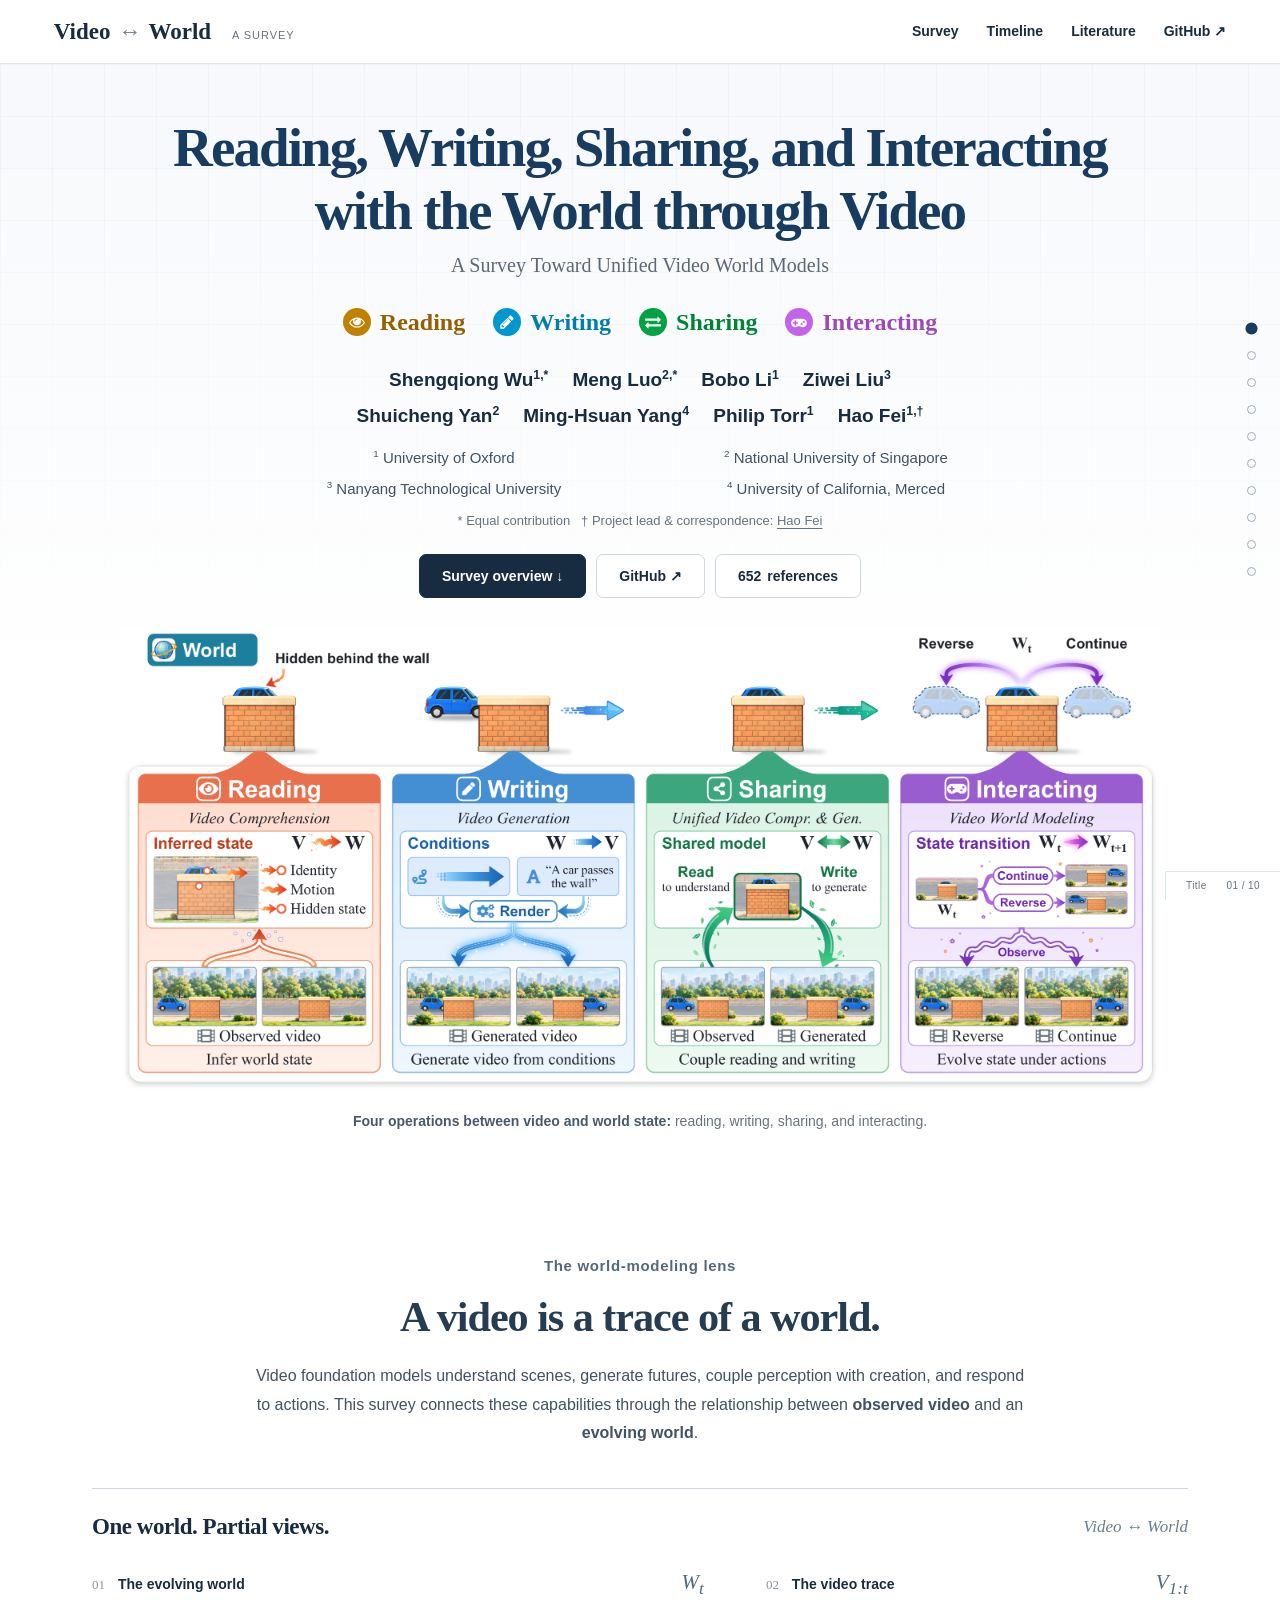
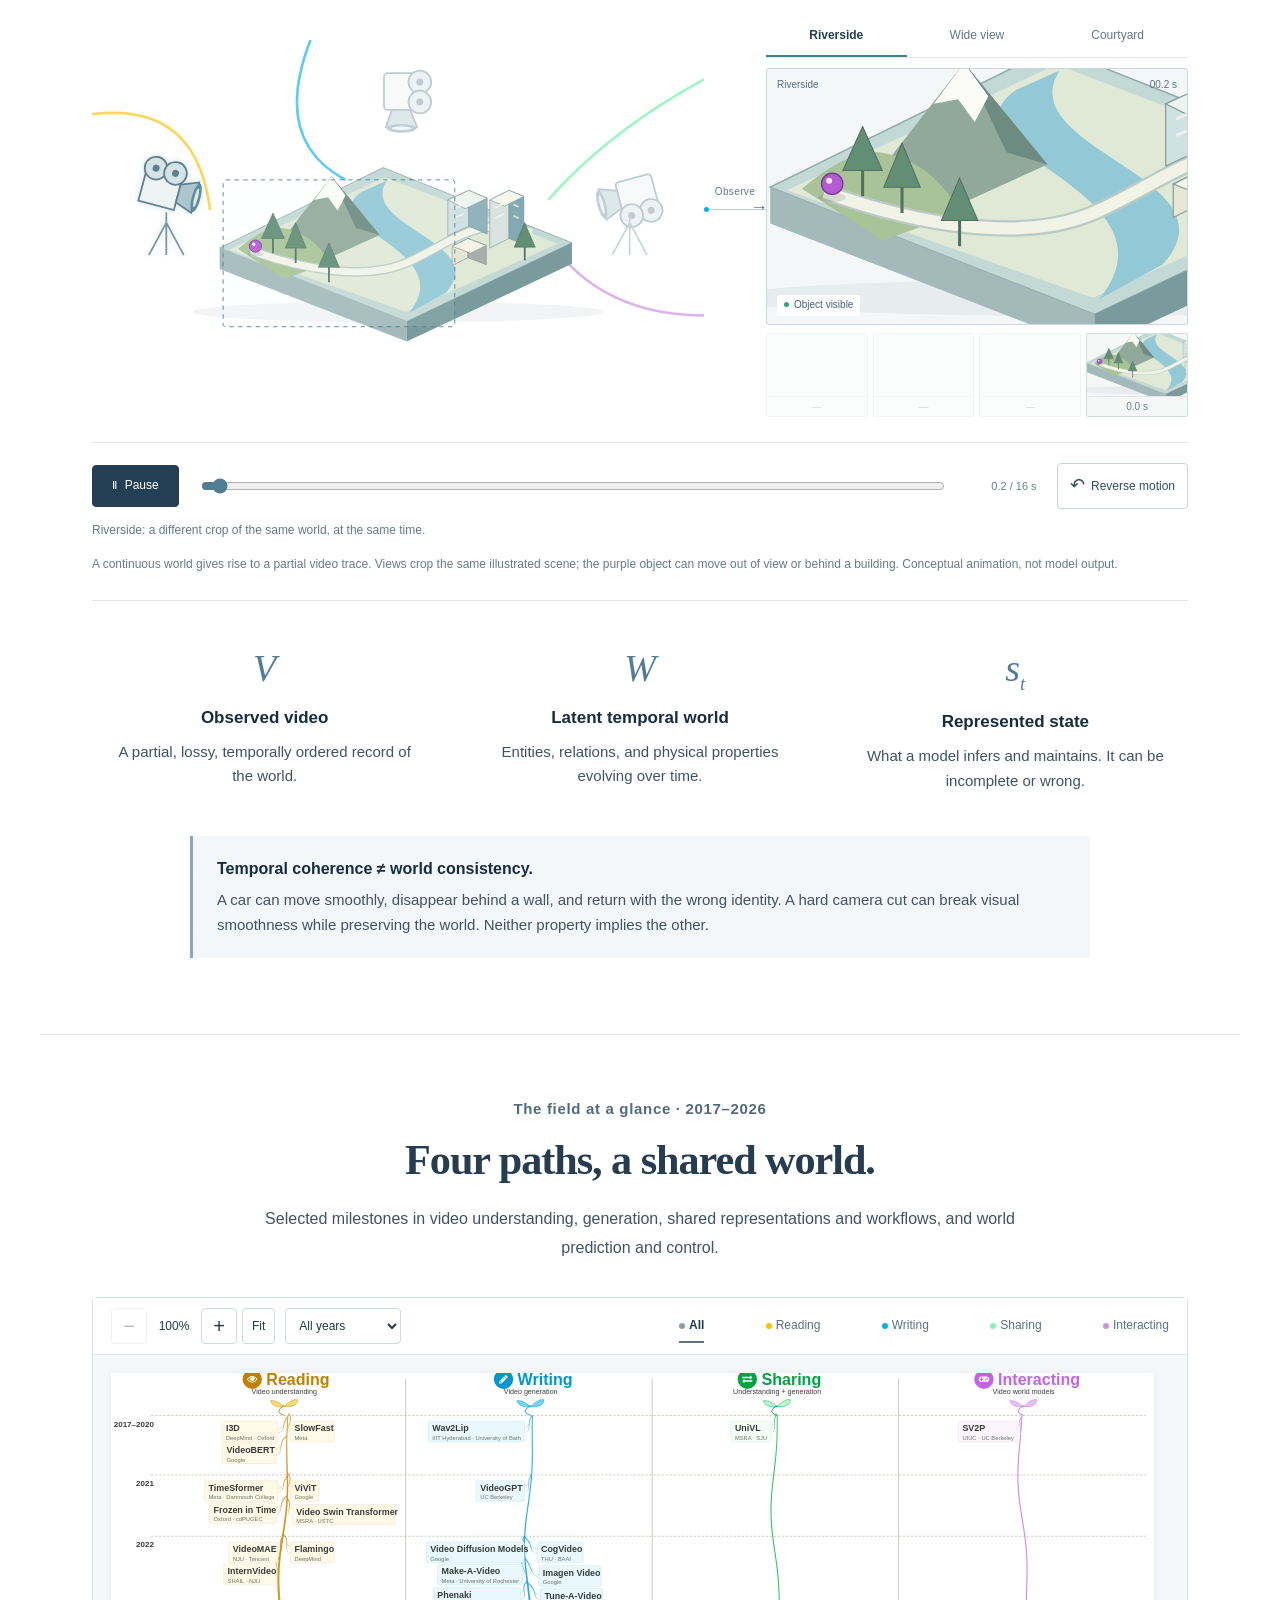
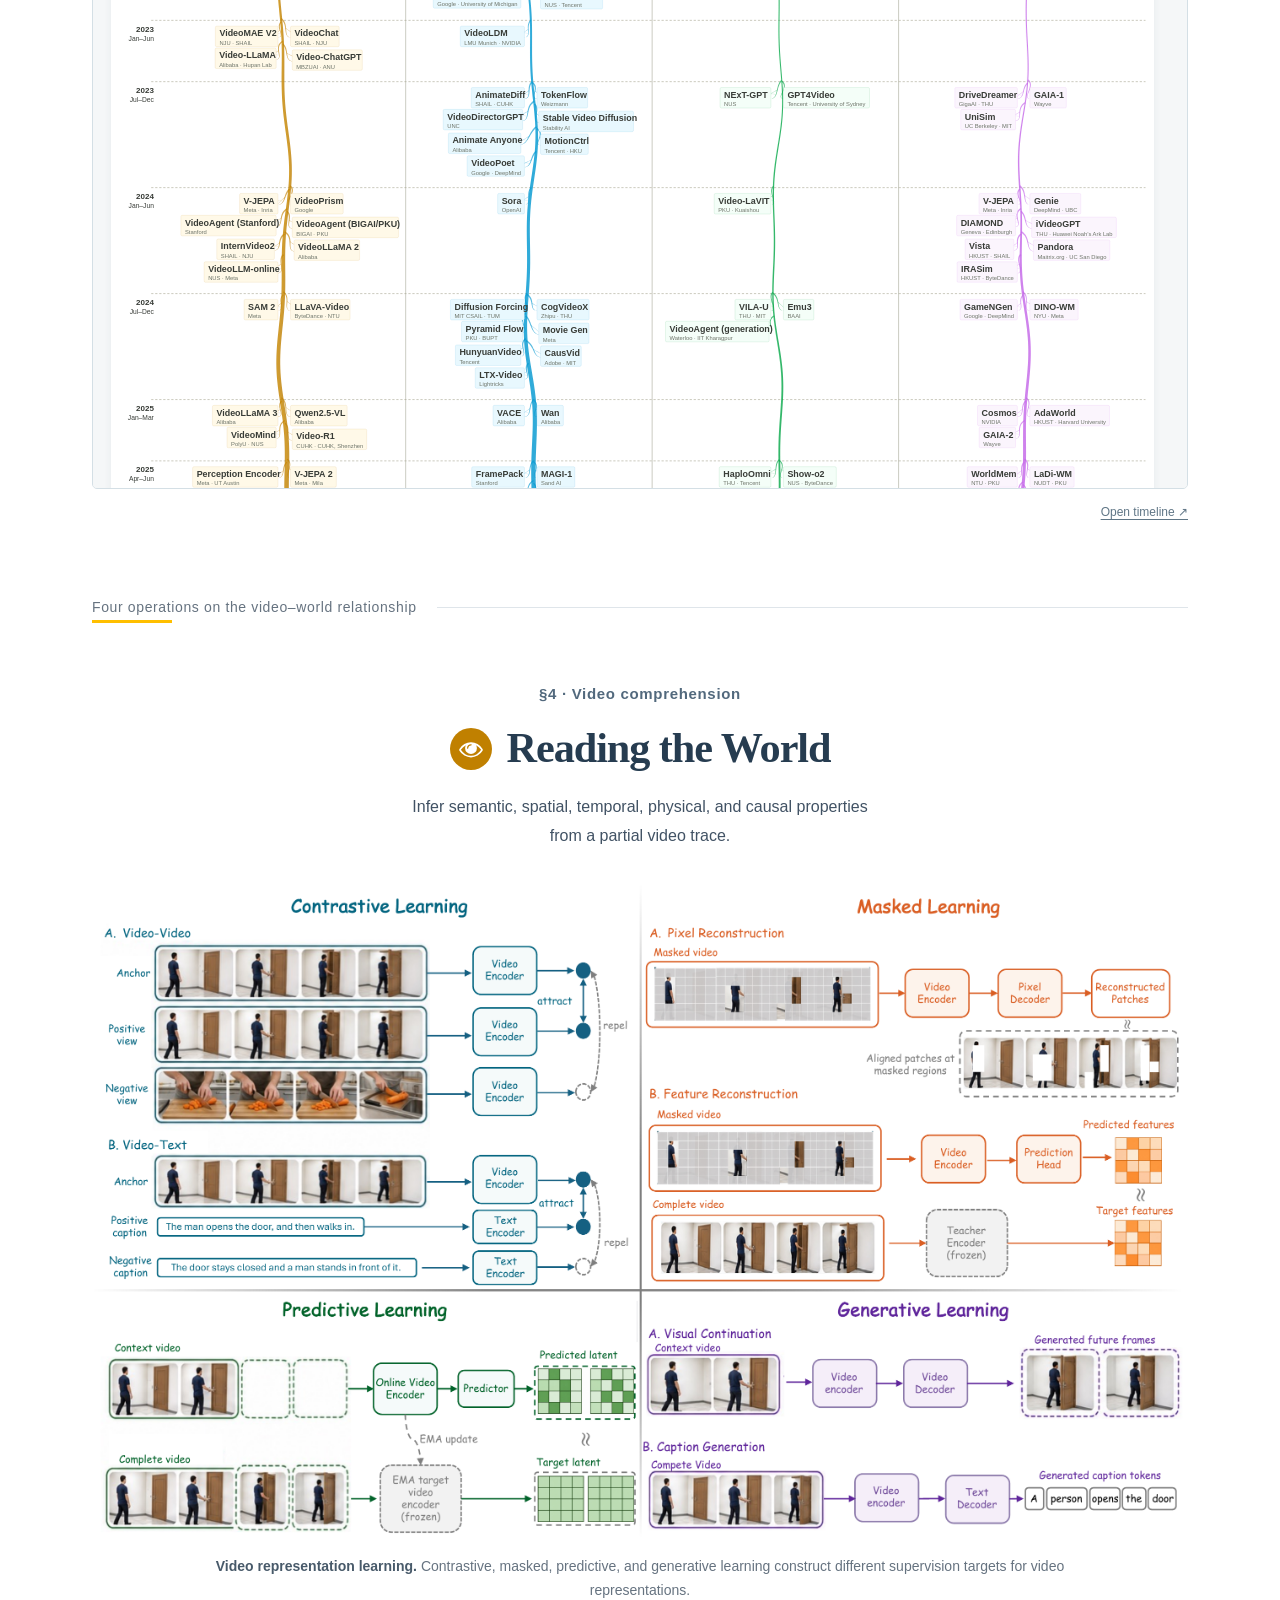
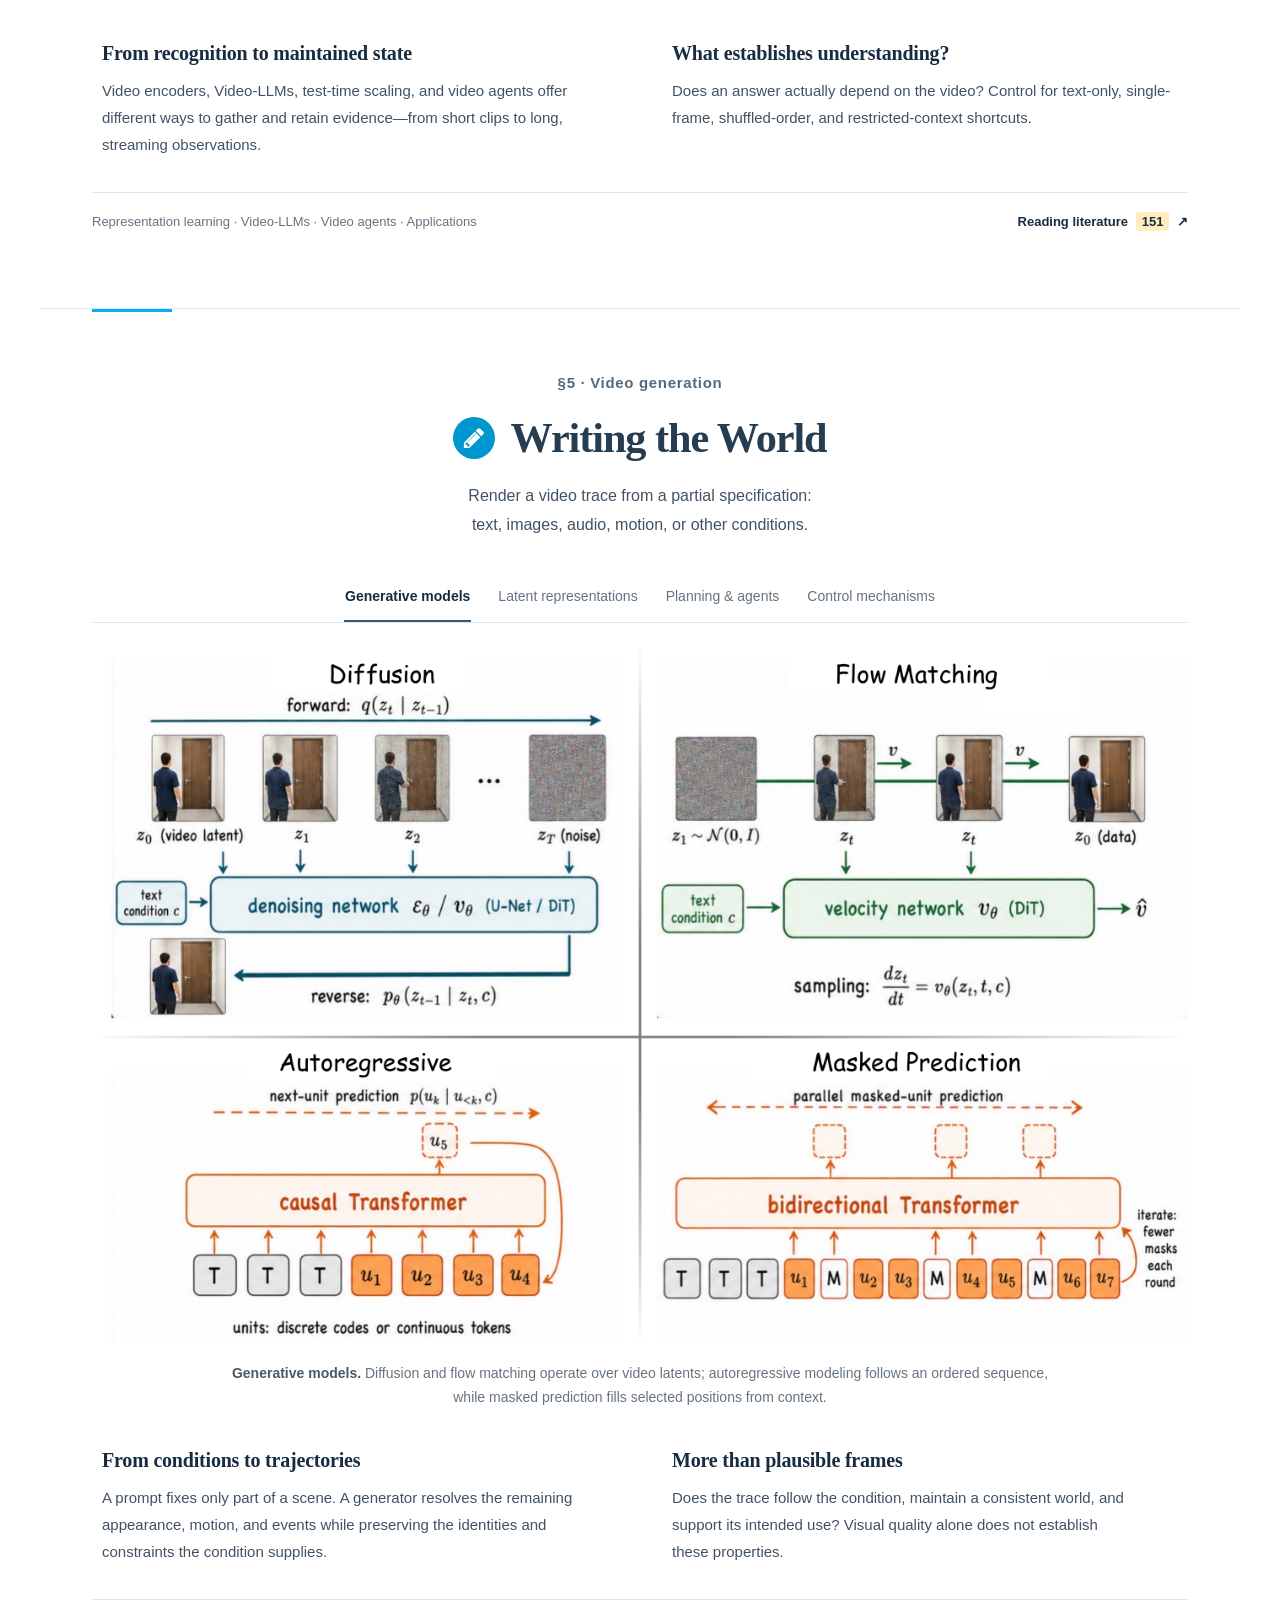
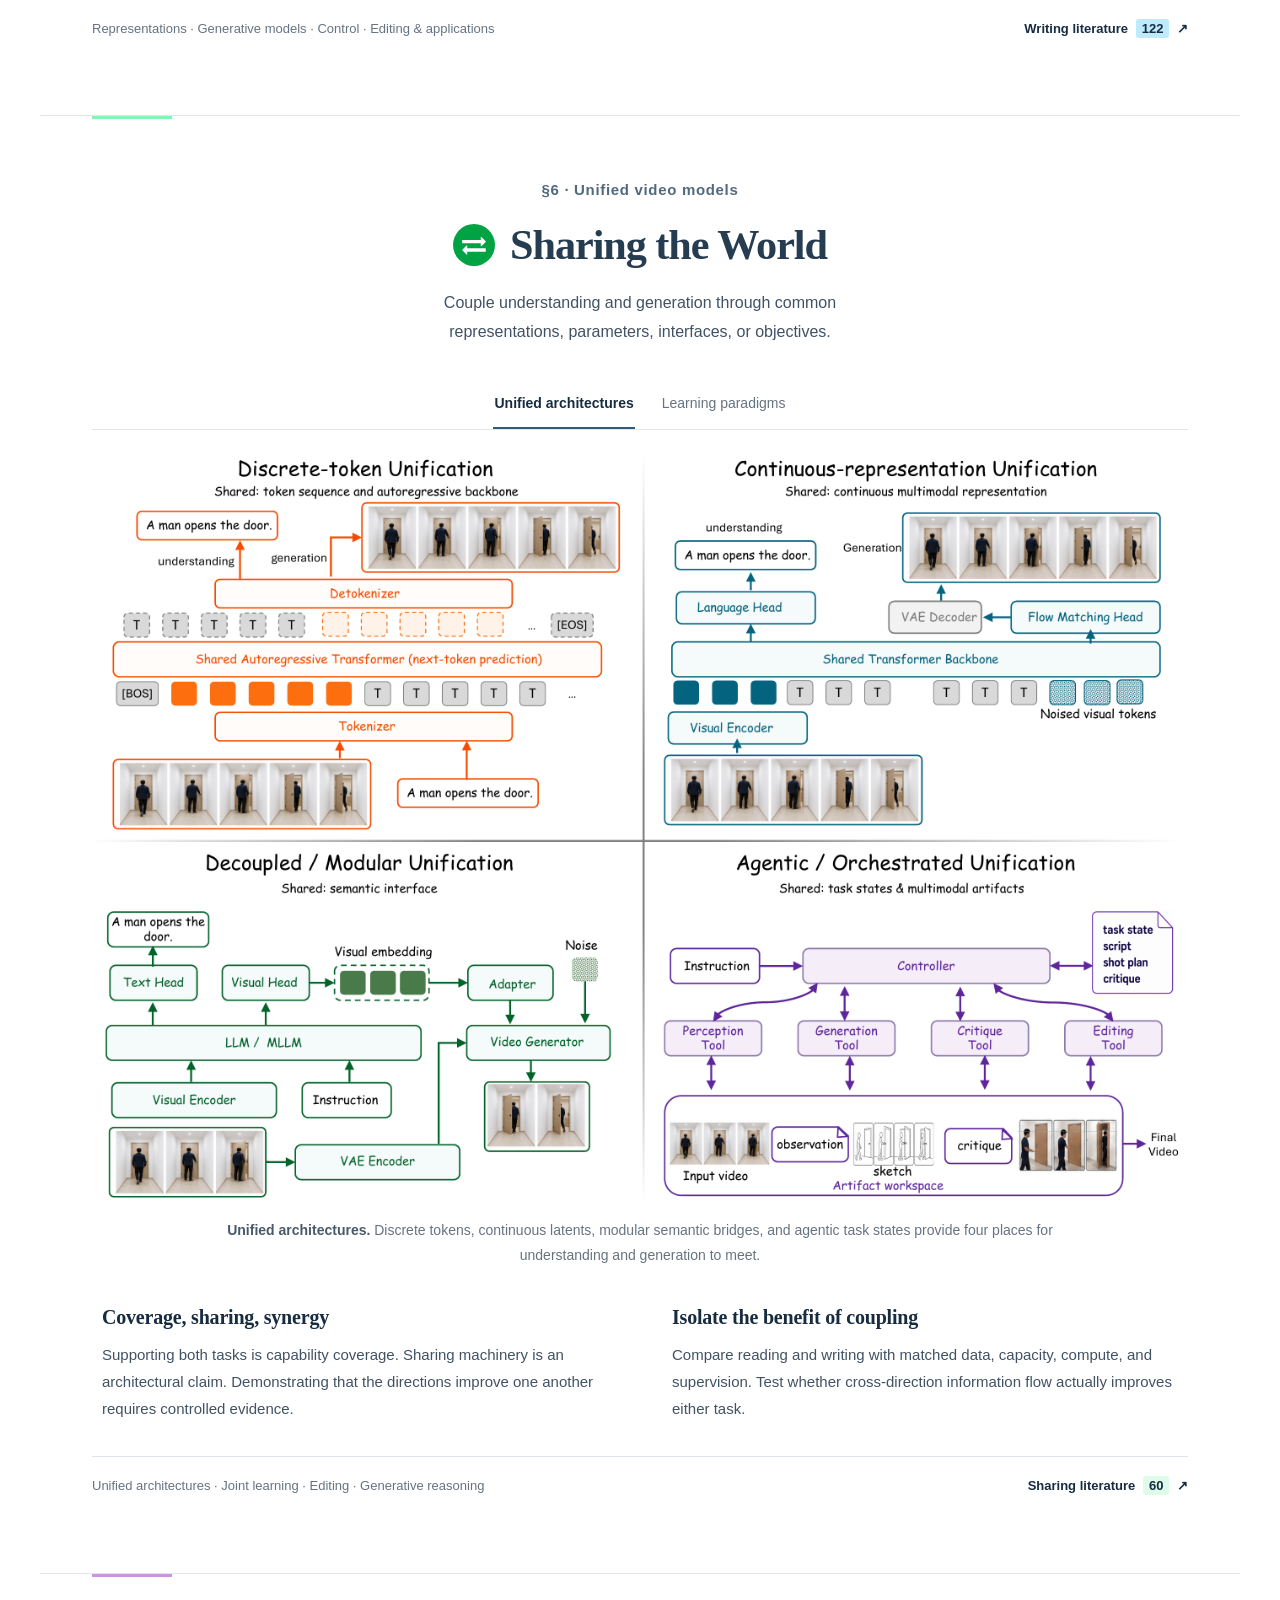
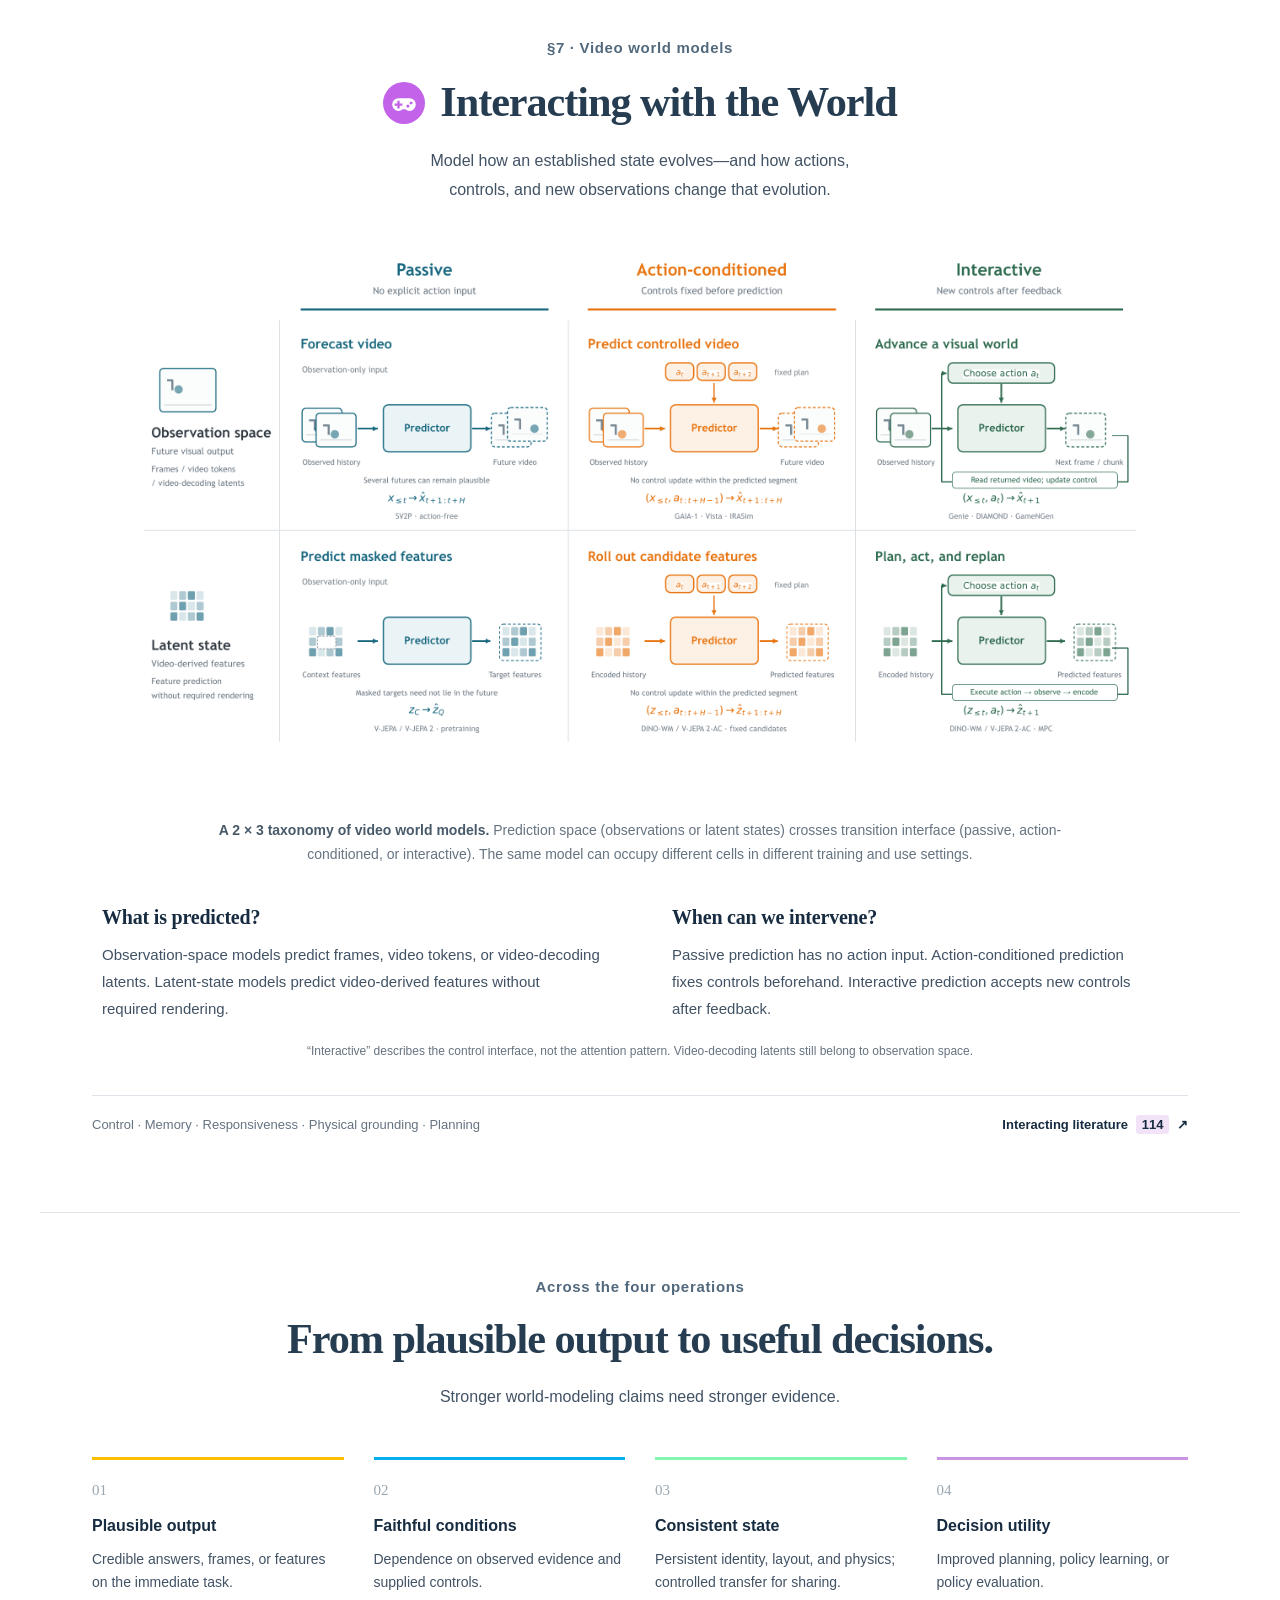
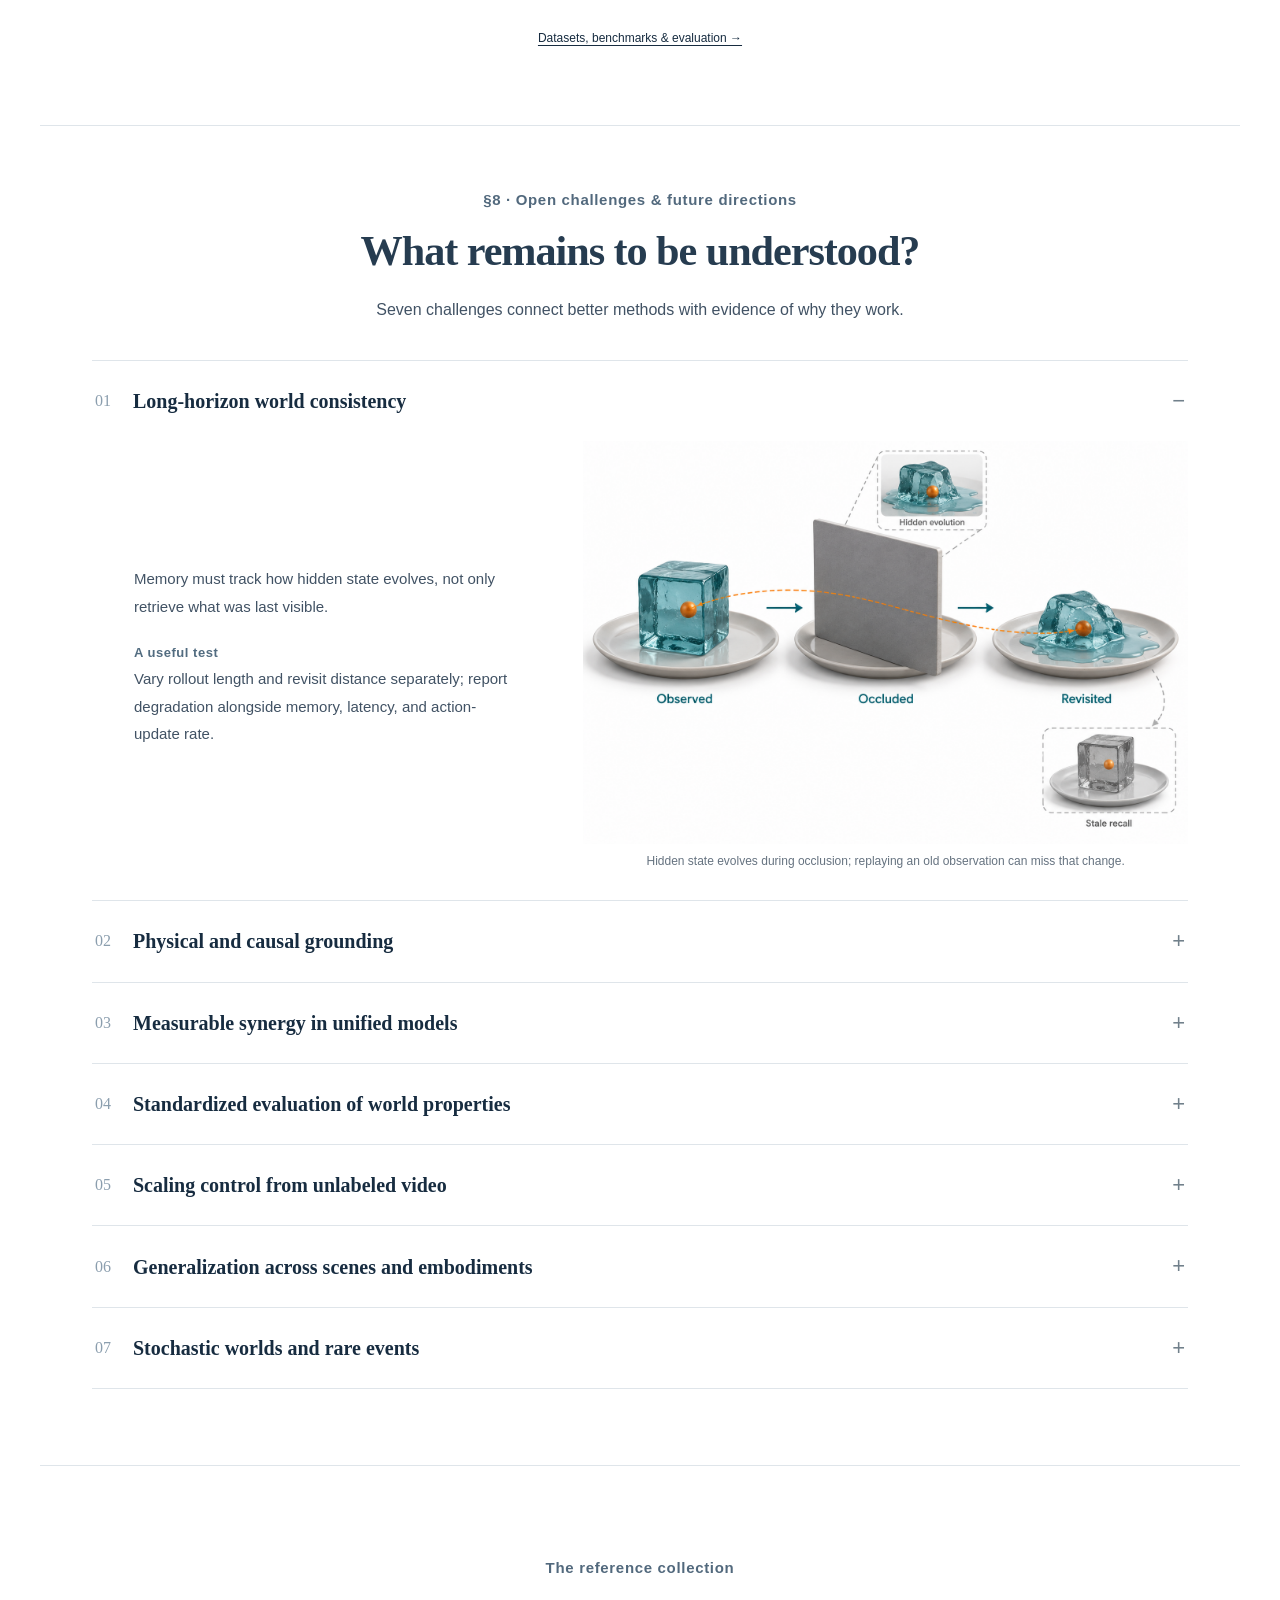
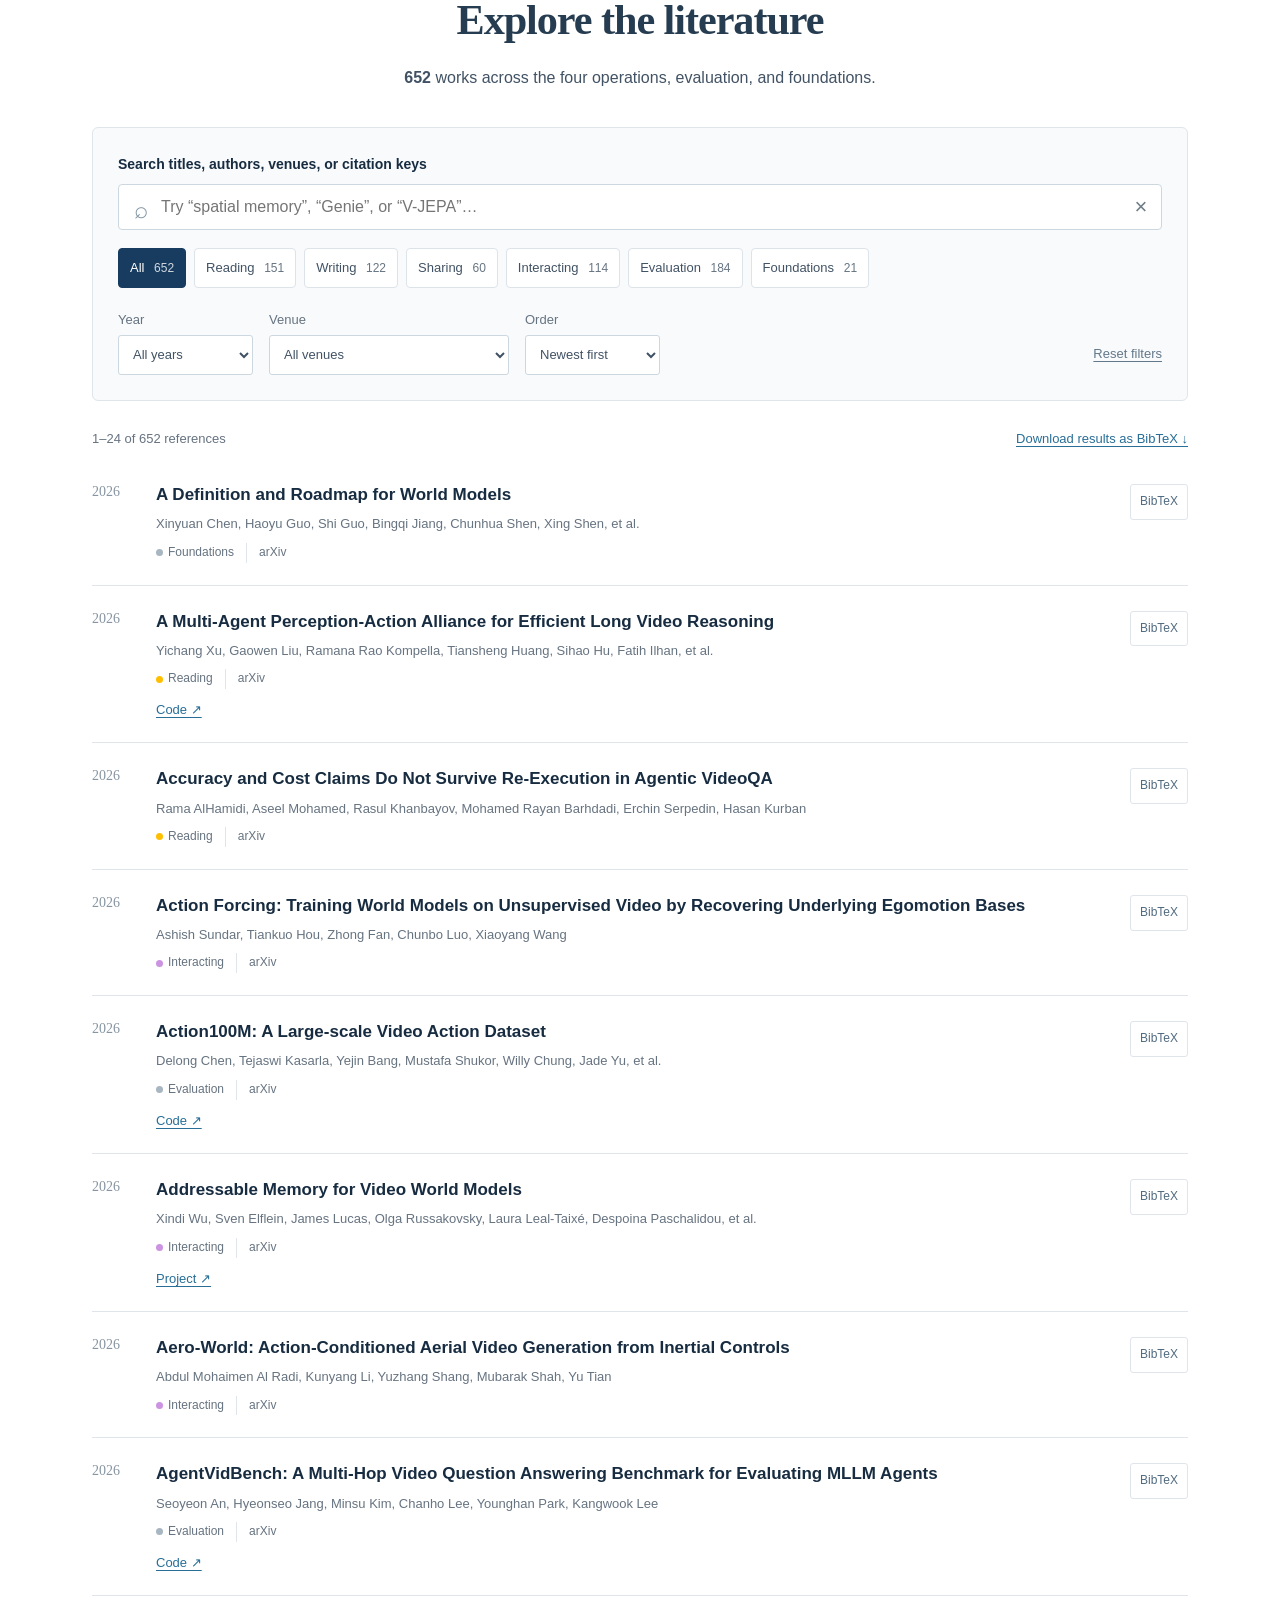
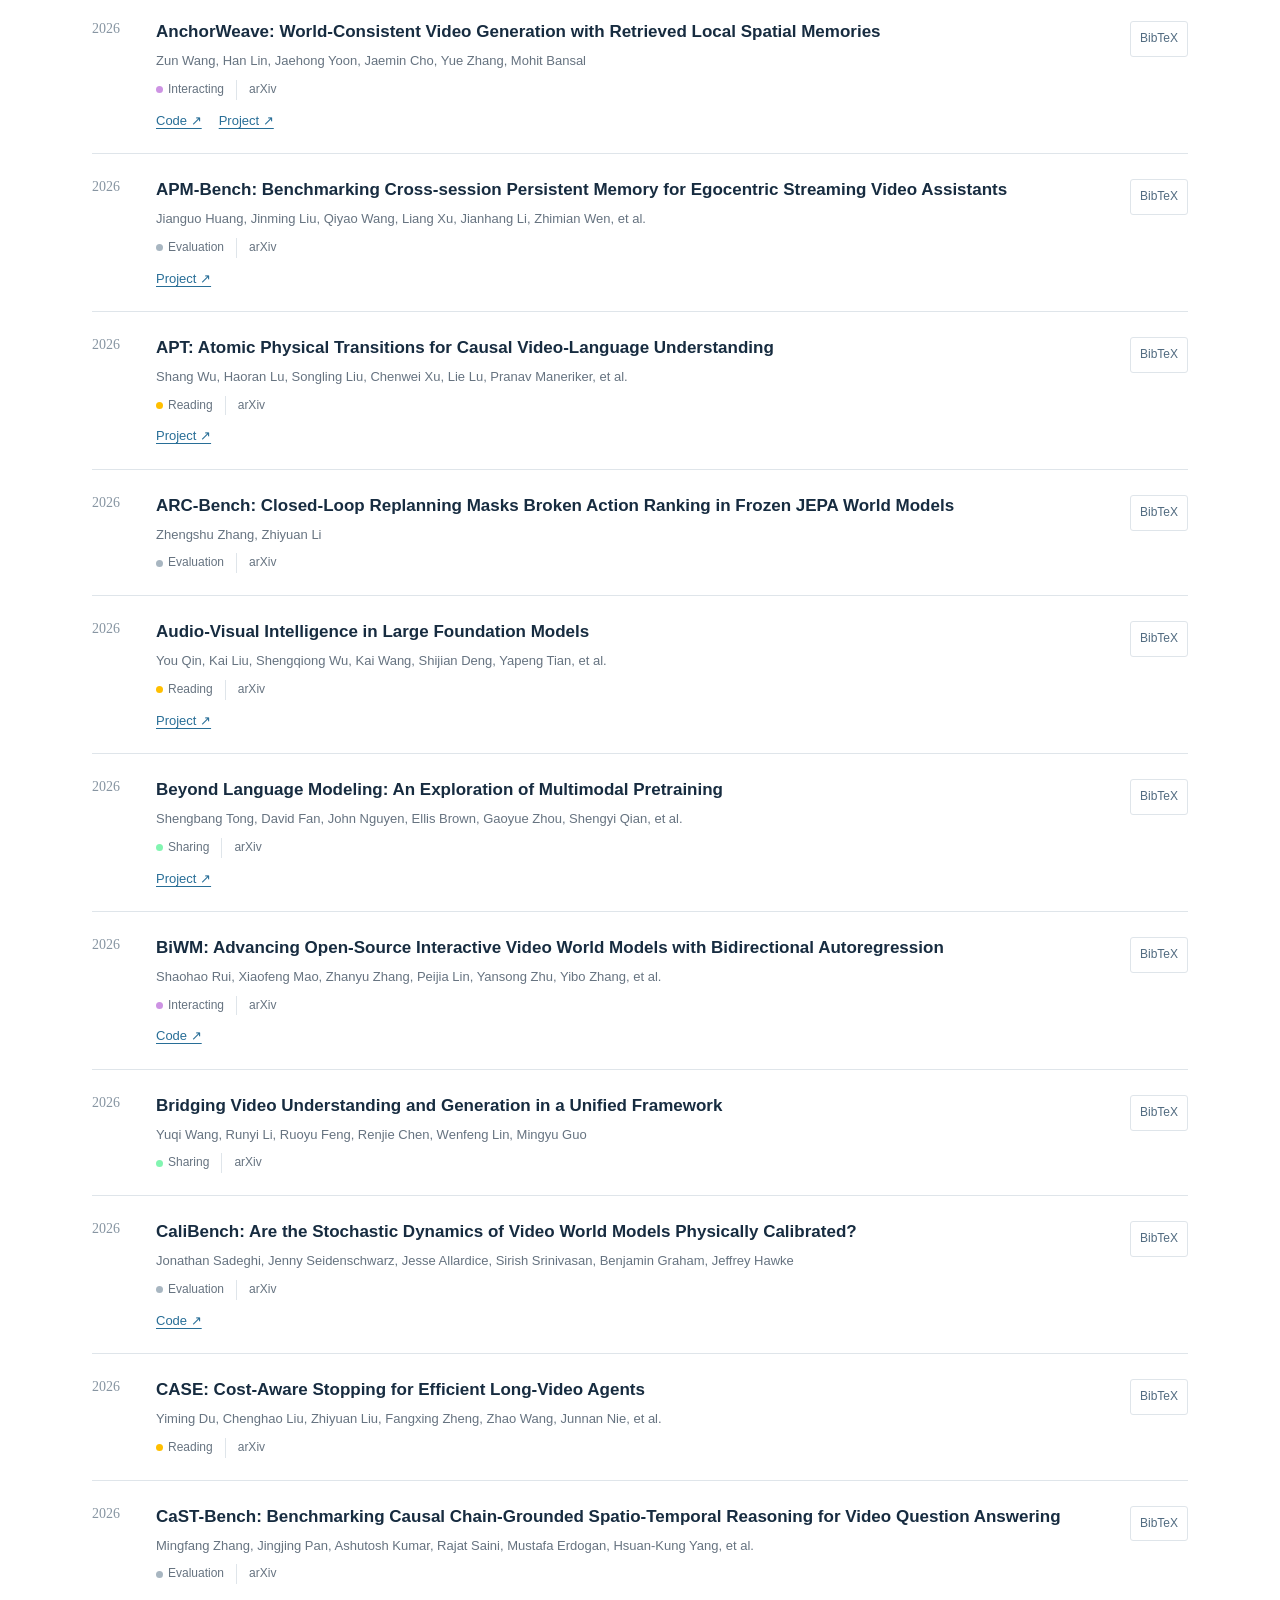
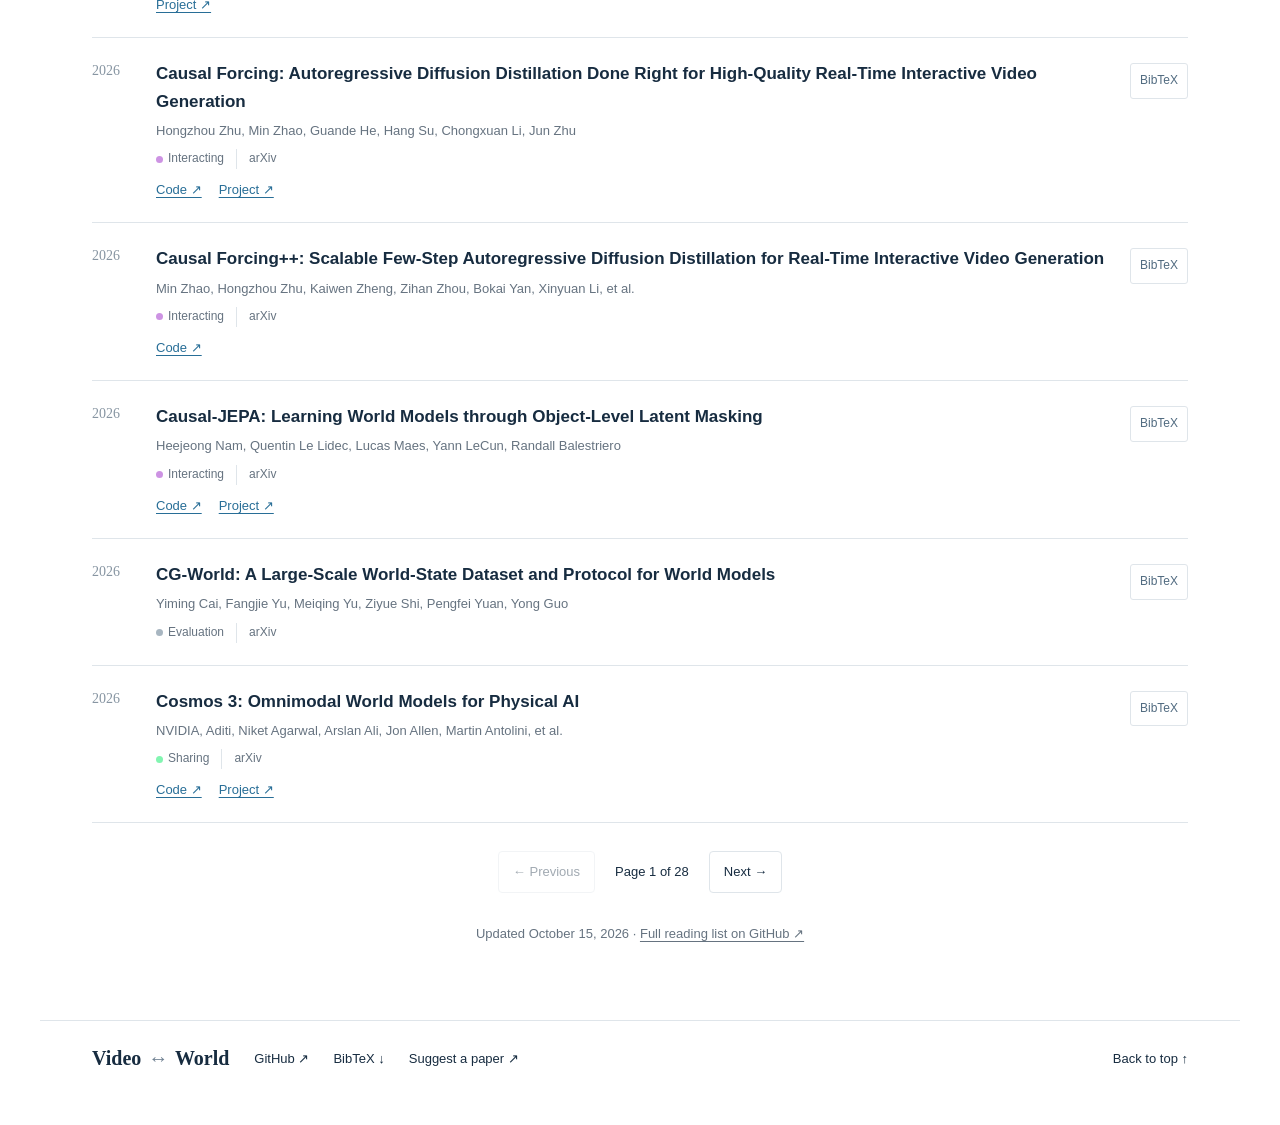
<file: index.html>
<!doctype html>
<html lang="en">
<head>
  <meta charset="utf-8">
  <meta name="viewport" content="width=device-width, initial-scale=1">
  <meta name="theme-color" content="#ffffff">
  <title>Reading, Writing, Sharing, and Interacting with the World through Video</title>
  <meta name="description" content="A Survey Toward Unified Video World Models. Reading, Writing, Sharing, and Interacting with the World through Video, with original figures and 652 references.">
  <meta property="og:title" content="Reading, Writing, Sharing, and Interacting with the World through Video">
  <meta property="og:description" content="A Survey Toward Unified Video World Models. Explore the four operations, original survey figures, and 652 references.">
  <meta property="og:type" content="website">
  <meta property="og:url" content="https://vid-gen.github.io/video-world-model-survey/">
  <meta property="og:image" content="https://vid-gen.github.io/video-world-model-survey/assets/survey-overview.png?v=cover-v8">
  <link rel="canonical" href="https://vid-gen.github.io/video-world-model-survey/">
  <link rel="icon" type="image/svg+xml" href="assets/icons/reading.svg">
  <link rel="stylesheet" href="assets/styles.css?v=20261016">
  <link rel="stylesheet" href="assets/interactive.css?v=20261016-clean">
  <script src="assets/app.js" defer></script>
  <script src="assets/world-observer.js?v=20261016" defer></script>
</head>
<body>
  <a class="skip-link" href="#main">Skip to content</a>
  <header class="site-header">
    <a class="wordmark" href="#top">Video <span>↔</span> World <small>A survey</small></a>
    <nav aria-label="Main navigation">
      <a href="#lens">Survey</a>
      <a href="#timeline">Timeline</a>
      <a href="#library">Literature</a>
      <a href="https://github.com/vid-gen/awesome-video-world-model">GitHub ↗</a>
    </nav>
  </header>
  <nav class="chapter-nav" aria-label="Chapters">
      <a href="#top" aria-label="Title" aria-current="location"><span>Title</span></a>
      <a href="#lens" aria-label="Overview"><span>Overview</span></a>
      <a href="#timeline" aria-label="Timeline"><span>Timeline</span></a>
      <a href="#reading" aria-label="Reading"><span>Reading</span></a>
      <a href="#writing" aria-label="Writing"><span>Writing</span></a>
      <a href="#sharing" aria-label="Sharing"><span>Sharing</span></a>
      <a href="#interacting" aria-label="Interacting"><span>Interacting</span></a>
      <a href="#evidence" aria-label="Evidence"><span>Evidence</span></a>
      <a href="#questions" aria-label="Open questions"><span>Open questions</span></a>
      <a href="#library" aria-label="Literature"><span>Literature</span></a>
  </nav>
  <main id="main">
    <section class="cover" id="top" data-chapter="Title" aria-labelledby="project-title">
      <div class="cover-inner">
        <h1 id="project-title"><span class="title-line">Reading, Writing, Sharing, and Interacting</span> <span class="title-line">with the World through Video</span></h1>
        <p class="cover-subtitle">A Survey Toward Unified Video World Models</p>
        <nav class="four-operations" aria-label="Four operations">
          <a href="#reading" class="reading"><img src="assets/icons/reading.svg" width="36" height="36" alt=""><span>Reading</span></a>
          <a href="#writing" class="writing"><img src="assets/icons/writing.svg" width="36" height="36" alt=""><span>Writing</span></a>
          <a href="#sharing" class="sharing"><img src="assets/icons/sharing.svg" width="36" height="36" alt=""><span>Sharing</span></a>
          <a href="#interacting" class="interacting"><img src="assets/icons/interacting.svg" width="36" height="36" alt=""><span>Interacting</span></a>
        </nav>
        <div class="byline">
          <p class="authors"><span class="author-row"><span class="author">Shengqiong Wu<sup>1,*</sup></span> <span class="author">Meng Luo<sup>2,*</sup></span> <span class="author">Bobo Li<sup>1</sup></span> <span class="author">Ziwei Liu<sup>3</sup></span></span> <span class="author-row"><span class="author">Shuicheng Yan<sup>2</sup></span> <span class="author">Ming-Hsuan Yang<sup>4</sup></span> <span class="author">Philip Torr<sup>1</sup></span> <span class="author">Hao Fei<sup>1,†</sup></span></span></p>
          <p class="affiliations"><span><sup>1</sup> University of Oxford</span><span><sup>2</sup> National University of Singapore</span><span><sup>3</sup> Nanyang Technological University</span><span><sup>4</sup> University of California, Merced</span></p>
          <p class="author-notes">* Equal contribution &nbsp; † Project lead & correspondence: <a href="mailto:haofei7419@gmail.com">Hao Fei</a></p>
        </div>
        <div class="cover-actions"><a class="button primary" href="#lens">Survey overview ↓</a><a class="button" href="https://github.com/vid-gen/awesome-video-world-model">GitHub ↗</a><a class="button" href="#library"><span data-total>652</span> references</a></div>
        <figure class="paper-figure cover-figure">
        <a class="figure-link" href="assets/figures/overview.webp?v=cover-v8" data-figure data-title="Four operations between video and world state" aria-label="Enlarge: Four operations between video and world state"><img src="assets/figures/overview.webp?v=cover-v8" width="2600" height="1159" fetchpriority="high" decoding="async" alt="Reading infers world state from video, writing generates video from conditions, sharing couples reading and writing, and interacting evolves state under actions with repeated video feedback."><span class="enlarge" aria-hidden="true">↗ Enlarge figure</span></a>
        <figcaption><strong>Four operations between video and world state:</strong> reading, writing, sharing, and interacting.</figcaption>
      </figure>
      </div>
    </section>

    <section class="chapter overview-section" id="lens" data-chapter="Overview" aria-labelledby="lens-title">
      <header class="chapter-heading">
        <p class="kicker">The world-modeling lens</p>
        <h2 id="lens-title">A video is a trace of a world.</h2>
        <p>Video foundation models understand scenes, generate futures, couple perception with creation, and respond to actions. This survey connects these capabilities through the relationship between <strong>observed video</strong> and an <strong>evolving world</strong>.</p>
      </header>
      <figure class="world-observer" id="world-observer" data-scene="assets/world-observer.svg?v=20261016a" aria-labelledby="observer-title">
        <div class="observer-heading"><h3 id="observer-title">One world. Partial views.</h3><span>Video ↔ World</span></div>
        <img class="observer-fallback" src="assets/world-observer.svg?v=20261016a" width="700" height="385" alt="The paper's illustrated landscape, with cameras observing a moving object from partial views.">
        <div class="observer-experience" hidden>
          <div class="observer-stages">
            <div class="observer-world-stage">
              <div class="observer-stage-label"><span><small>01</small> The evolving world</span><em>W<sub>t</sub></em></div>
              <div class="observer-world" aria-label="Illustrated world and the selected observation region"></div>
            </div>
            <div class="observer-transfer" aria-hidden="true"><span>Observe</span><i></i><b>→</b></div>
            <div class="observer-video-stage">
              <div class="observer-stage-label"><span><small>02</small> The video trace</span><em>V<sub>1:t</sub></em></div>
              <div class="observer-view-buttons" role="group" aria-label="Observation region">
                <button type="button" data-observer-view="0" aria-pressed="true">Riverside</button>
                <button type="button" data-observer-view="1" aria-pressed="false">Wide view</button>
                <button type="button" data-observer-view="2" aria-pressed="false">Courtyard</button>
              </div>
              <div class="observer-video"><span class="observer-view-name">Riverside</span><span class="observer-timestamp">00.0 s</span><div class="observer-feed"></div><span class="observer-visibility">Object visible</span></div>
              <div class="observer-filmstrip" role="group" aria-label="Sampled video frames"></div>
            </div>
          </div>
          <div class="observer-controls">
            <button class="observer-play" type="button" aria-label="Play animation"><span aria-hidden="true">▶</span> <span data-play-label>Play</span></button>
            <label class="observer-scrubber"><span class="sr-only">Animation time in seconds</span><input type="range" min="0" max="16" step="0.05" value="0" aria-label="Animation time in seconds"><span class="observer-duration">0.0 / 16 s</span></label>
            <button class="observer-reverse" type="button" aria-pressed="false"><span aria-hidden="true">↶</span> Reverse motion</button>
          </div>
          <p class="observer-message" role="status" aria-live="polite">Change the view to see a different part of the same world.</p>
        </div>
        <figcaption>A continuous world gives rise to a partial video trace. Views crop the same illustrated scene; the purple object can move out of view or behind a building. <span>Conceptual animation, not model output.</span></figcaption>
      </figure>
      <div class="world-definitions">
        <div><span class="math-symbol">V</span><h3>Observed video</h3><p>A partial, lossy, temporally ordered record of the world.</p></div>
        <div><span class="math-symbol">W</span><h3>Latent temporal world</h3><p>Entities, relations, and physical properties evolving over time.</p></div>
        <div><span class="math-symbol">s<sub>t</sub></span><h3>Represented state</h3><p>What a model infers and maintains. It can be incomplete or wrong.</p></div>
      </div>
      <aside class="distinction"><strong>Temporal coherence ≠ world consistency.</strong><p>A car can move smoothly, disappear behind a wall, and return with the wrong identity. A hard camera cut can break visual smoothness while preserving the world. Neither property implies the other.</p></aside>
    </section>

    <section class="chapter timeline-section" id="timeline" data-chapter="Timeline" aria-labelledby="timeline-title">
      <header class="chapter-heading">
        <p class="kicker">The field at a glance · 2017–2026</p>
        <h2 id="timeline-title">Four paths, a shared world.</h2>
        <p>Selected milestones in video understanding, generation, shared representations and workflows, and world prediction and control.</p>
      </header>
      <div class="timeline-reader">
        <iframe src="assets/timeline/index.html?v=20261017-v7" title="Interactive research timeline: Reading, Writing, Sharing, and Interacting, 2017–2026" loading="lazy"></iframe>
      </div>
      <img class="timeline-print" src="assets/figures/timeline.webp" width="2600" height="3680" loading="lazy" alt="The original paper timeline, 2017–2026.">
      <div class="timeline-links"><a href="assets/timeline/" target="_blank" rel="noopener">Open timeline ↗</a></div>
    </section>

    <div id="operations" class="operations-intro"><p>Four operations on the video–world relationship</p></div>

    <section class="chapter operation reading-section" id="reading" data-chapter="Reading" aria-labelledby="reading-title">
      <header class="chapter-heading operation-heading">
        <p class="kicker">§4 · Video comprehension</p>
        <h2 id="reading-title"><img src="assets/icons/reading.svg" width="36" height="36" alt="">Reading the World</h2>
        <p>Infer semantic, spatial, temporal, physical, and causal properties<br class="wide-only"> from a partial video trace.</p>
      </header>
      <figure class="paper-figure ">
        <a class="figure-link" href="assets/figures/reading.webp" data-figure data-title="Video representation learning" aria-label="Enlarge: Video representation learning"><img src="assets/figures/reading.webp" width="2600" height="1547" loading="lazy" decoding="async" alt="Contrastive, masked, predictive, and generative learning construct different supervision targets for video representations."><span class="enlarge" aria-hidden="true">↗ Enlarge figure</span></a>
        <figcaption><strong>Video representation learning.</strong> Contrastive, masked, predictive, and generative learning construct different supervision targets for video representations.</figcaption>
      </figure>
      <div class="chapter-notes">
        <div><h3>From recognition to maintained state</h3><p>Video encoders, Video-LLMs, test-time scaling, and video agents offer different ways to gather and retain evidence—from short clips to long, streaming observations.</p></div>
        <div><h3>What establishes understanding?</h3><p>Does an answer actually depend on the video? Control for text-only, single-frame, shuffled-order, and restricted-context shortcuts.</p></div>
      </div>
      <div class="chapter-end"><p>Representation learning · Video-LLMs · Video agents · Applications</p><a href="#library" data-category-link="understanding">Reading literature <span data-count="understanding">151</span> ↗</a></div>
    </section>

    <section class="chapter operation writing-section" id="writing" data-chapter="Writing" aria-labelledby="writing-title">
      <header class="chapter-heading operation-heading">
        <p class="kicker">§5 · Video generation</p>
        <h2 id="writing-title"><img src="assets/icons/writing.svg" width="36" height="36" alt="">Writing the World</h2>
        <p>Render a video trace from a partial specification:<br class="wide-only"> text, images, audio, motion, or other conditions.</p>
      </header>
      <div class="figure-gallery" data-gallery>
      <div class="figure-tabs" aria-label="Writing figures">
        <a href="#writing-models" data-figure-tab="writing-models">Generative models</a>
        <a href="#writing-latents" data-figure-tab="writing-latents">Latent representations</a>
        <a href="#writing-planning" data-figure-tab="writing-planning">Planning & agents</a>
        <a href="#writing-control" data-figure-tab="writing-control">Control mechanisms</a>
      </div>
      <div id="writing-models" data-figure-panel><figure class="paper-figure ">
        <a class="figure-link" href="assets/figures/writing-models.webp" data-figure data-title="Generative models" aria-label="Enlarge: Generative models"><img src="assets/figures/writing-models.webp" width="2600" height="1662" loading="lazy" decoding="async" alt="Diffusion and flow matching operate over video latents; autoregressive modeling follows an ordered sequence, while masked prediction fills selected positions from context."><span class="enlarge" aria-hidden="true">↗ Enlarge figure</span></a>
        <figcaption><strong>Generative models.</strong> Diffusion and flow matching operate over video latents; autoregressive modeling follows an ordered sequence, while masked prediction fills selected positions from context.</figcaption>
      </figure></div>
      <div id="writing-latents" data-figure-panel><figure class="paper-figure ">
        <a class="figure-link" href="assets/figures/writing-latents.webp" data-figure data-title="Latent representations" aria-label="Enlarge: Latent representations"><img src="assets/figures/writing-latents.webp" width="2600" height="1735" loading="lazy" decoding="async" alt="Continuous, discrete, hybrid, and semantically aligned designs shape compression, reconstruction, sequence modeling, and unification with understanding."><span class="enlarge" aria-hidden="true">↗ Enlarge figure</span></a>
        <figcaption><strong>Latent representations.</strong> Continuous, discrete, hybrid, and semantically aligned designs shape compression, reconstruction, sequence modeling, and unification with understanding.</figcaption>
      </figure></div>
      <div id="writing-planning" data-figure-panel><figure class="paper-figure ">
        <a class="figure-link" href="assets/figures/writing-planning.webp" data-figure data-title="Planning & agents" aria-label="Enlarge: Planning & agents"><img src="assets/figures/writing-planning.webp" width="2600" height="831" loading="lazy" decoding="async" alt="LLMs and MLLMs plan for visual generators; agentic systems connect scripting, generation, evaluation, and revision through a controller."><span class="enlarge" aria-hidden="true">↗ Enlarge figure</span></a>
        <figcaption><strong>Planning & agents.</strong> LLMs and MLLMs plan for visual generators; agentic systems connect scripting, generation, evaluation, and revision through a controller.</figcaption>
      </figure></div>
      <div id="writing-control" data-figure-panel><figure class="paper-figure ">
        <a class="figure-link" href="assets/figures/writing-control.webp" data-figure data-title="Control mechanisms" aria-label="Enlarge: Control mechanisms"><img src="assets/figures/writing-control.webp" width="2600" height="1734" loading="lazy" decoding="async" alt="Control enters through inputs, attention maps, latent states, block features, parameters and embeddings, or the sampling update."><span class="enlarge" aria-hidden="true">↗ Enlarge figure</span></a>
        <figcaption><strong>Control mechanisms.</strong> Control enters through inputs, attention maps, latent states, block features, parameters and embeddings, or the sampling update.</figcaption>
      </figure></div>
      </div>
      <div class="chapter-notes">
        <div><h3>From conditions to trajectories</h3><p>A prompt fixes only part of a scene. A generator resolves the remaining appearance, motion, and events while preserving the identities and constraints the condition supplies.</p></div>
        <div><h3>More than plausible frames</h3><p>Does the trace follow the condition, maintain a consistent world, and support its intended use? Visual quality alone does not establish these properties.</p></div>
      </div>
      <div class="chapter-end"><p>Representations · Generative models · Control · Editing & applications</p><a href="#library" data-category-link="generation">Writing literature <span data-count="generation">122</span> ↗</a></div>
    </section>

    <section class="chapter operation sharing-section" id="sharing" data-chapter="Sharing" aria-labelledby="sharing-title">
      <header class="chapter-heading operation-heading">
        <p class="kicker">§6 · Unified video models</p>
        <h2 id="sharing-title"><img src="assets/icons/sharing.svg" width="36" height="36" alt="">Sharing the World</h2>
        <p>Couple understanding and generation through common<br class="wide-only"> representations, parameters, interfaces, or objectives.</p>
      </header>
      <div class="figure-gallery" data-gallery>
      <div class="figure-tabs" aria-label="Sharing figures">
        <a href="#sharing-architectures" data-figure-tab="sharing-architectures">Unified architectures</a>
        <a href="#sharing-learning" data-figure-tab="sharing-learning">Learning paradigms</a>
      </div>
      <div id="sharing-architectures" data-figure-panel><figure class="paper-figure ">
        <a class="figure-link" href="assets/figures/sharing-architectures.webp" data-figure data-title="Unified architectures" aria-label="Enlarge: Unified architectures"><img src="assets/figures/sharing-architectures.webp" width="2600" height="1782" loading="lazy" decoding="async" alt="Discrete tokens, continuous latents, modular semantic bridges, and agentic task states provide four places for understanding and generation to meet."><span class="enlarge" aria-hidden="true">↗ Enlarge figure</span></a>
        <figcaption><strong>Unified architectures.</strong> Discrete tokens, continuous latents, modular semantic bridges, and agentic task states provide four places for understanding and generation to meet.</figcaption>
      </figure></div>
      <div id="sharing-learning" data-figure-panel><figure class="paper-figure ">
        <a class="figure-link" href="assets/figures/sharing-learning.webp" data-figure data-title="Learning paradigms" aria-label="Enlarge: Learning paradigms"><img src="assets/figures/sharing-learning.webp" width="2600" height="1525" loading="lazy" decoding="async" alt="Isolated, dual, co-learning, and synergistic learning differ in how they connect the two directions. These paradigms can coexist."><span class="enlarge" aria-hidden="true">↗ Enlarge figure</span></a>
        <figcaption><strong>Learning paradigms.</strong> Isolated, dual, co-learning, and synergistic learning differ in how they connect the two directions. These paradigms can coexist.</figcaption>
      </figure></div>
      </div>
      <div class="chapter-notes">
        <div><h3>Coverage, sharing, synergy</h3><p>Supporting both tasks is capability coverage. Sharing machinery is an architectural claim. Demonstrating that the directions improve one another requires controlled evidence.</p></div>
        <div><h3>Isolate the benefit of coupling</h3><p>Compare reading and writing with matched data, capacity, compute, and supervision. Test whether cross-direction information flow actually improves either task.</p></div>
      </div>
      <div class="chapter-end"><p>Unified architectures · Joint learning · Editing · Generative reasoning</p><a href="#library" data-category-link="unified">Sharing literature <span data-count="unified">60</span> ↗</a></div>
    </section>

    <section class="chapter operation interacting-section" id="interacting" data-chapter="Interacting" aria-labelledby="interacting-title">
      <span id="world-models" class="anchor-alias"></span>
      <header class="chapter-heading operation-heading">
        <p class="kicker">§7 · Video world models</p>
        <h2 id="interacting-title"><img src="assets/icons/interacting.svg" width="36" height="36" alt="">Interacting with the World</h2>
        <p>Model how an established state evolves—and how actions,<br class="wide-only"> controls, and new observations change that evolution.</p>
      </header>
      <figure class="paper-figure taxonomy-figure">
        <a class="figure-link" href="assets/figures/interacting.webp" data-figure data-title="A 2 × 3 taxonomy of video world models" aria-label="Enlarge: A 2 × 3 taxonomy of video world models"><img src="assets/figures/interacting.webp" width="2600" height="1838" loading="lazy" decoding="async" alt="Prediction space (observations or latent states) crosses transition interface (passive, action-conditioned, or interactive). The same model can occupy different cells in different training and use settings."><span class="enlarge" aria-hidden="true">↗ Enlarge figure</span></a>
        <figcaption><strong>A 2 × 3 taxonomy of video world models.</strong> Prediction space (observations or latent states) crosses transition interface (passive, action-conditioned, or interactive). The same model can occupy different cells in different training and use settings.</figcaption>
      </figure>
      <div class="chapter-notes">
        <div><h3>What is predicted?</h3><p>Observation-space models predict frames, video tokens, or video-decoding latents. Latent-state models predict video-derived features without required rendering.</p></div>
        <div><h3>When can we intervene?</h3><p>Passive prediction has no action input. Action-conditioned prediction fixes controls beforehand. Interactive prediction accepts new controls after feedback.</p></div>
      </div>
      <p class="figure-note">“Interactive” describes the control interface, not the attention pattern. Video-decoding latents still belong to observation space.</p>
      <div class="chapter-end"><p>Control · Memory · Responsiveness · Physical grounding · Planning</p><a href="#library" data-category-link="world-models">Interacting literature <span data-count="world-models">114</span> ↗</a></div>
    </section>

    <section class="chapter evidence-section" id="evidence" data-chapter="Evidence" aria-labelledby="evidence-title">
      <header class="chapter-heading"><p class="kicker">Across the four operations</p><h2 id="evidence-title">From plausible output to useful decisions.</h2><p>Stronger world-modeling claims need stronger evidence.</p></header>
      <ol class="evidence-steps">
        <li><span>01</span><h3>Plausible output</h3><p>Credible answers, frames, or features on the immediate task.</p></li>
        <li><span>02</span><h3>Faithful conditions</h3><p>Dependence on observed evidence and supplied controls.</p></li>
        <li><span>03</span><h3>Consistent state</h3><p>Persistent identity, layout, and physics; controlled transfer for sharing.</p></li>
        <li><span>04</span><h3>Decision utility</h3><p>Improved planning, policy learning, or policy evaluation.</p></li>
      </ol>
      <p class="centered-link"><a href="#library" data-category-link="evaluation">Datasets, benchmarks & evaluation →</a></p>
    </section>

    <section class="chapter questions-section" id="questions" data-chapter="Open questions" aria-labelledby="questions-title">
      <header class="chapter-heading"><p class="kicker">§8 · Open challenges & future directions</p><h2 id="questions-title">What remains to be understood?</h2><p>Seven challenges connect better methods with evidence of why they work.</p></header>
      <div class="challenge-list">
        <details open><summary><span class="challenge-number">01</span><h3>Long-horizon world consistency</h3><span class="expand-sign" aria-hidden="true"></span></summary><div class="challenge-content"><div><p>Memory must track how hidden state evolves, not only retrieve what was last visible.</p><h4>A useful test</h4><p>Vary rollout length and revisit distance separately; report degradation alongside memory, latency, and action-update rate.</p></div><figure class="paper-figure ">
        <a class="figure-link" href="assets/figures/challenge-1.webp" data-figure data-title="Long-horizon world consistency" aria-label="Enlarge: Long-horizon world consistency"><img src="assets/figures/challenge-1.webp" width="1536" height="1024" loading="lazy" decoding="async" alt="Hidden state evolves during occlusion; replaying an old observation can miss that change."><span class="enlarge" aria-hidden="true">↗ Enlarge figure</span></a>
        <figcaption><strong>Long-horizon world consistency.</strong> Hidden state evolves during occlusion; replaying an old observation can miss that change.</figcaption>
      </figure></div></details>
        <details ><summary><span class="challenge-number">02</span><h3>Physical and causal grounding</h3><span class="expand-sign" aria-hidden="true"></span></summary><div class="challenge-content"><div><p>Changing an action or physical parameter should change the relevant outcome while leaving unrelated state intact.</p><h4>A useful test</h4><p>Compare paired interventions from the same initial state; locate the first violated constraint and when it appears.</p></div><figure class="paper-figure ">
        <a class="figure-link" href="assets/figures/challenge-2.webp" data-figure data-title="Physical and causal grounding" aria-label="Enlarge: Physical and causal grounding"><img src="assets/figures/challenge-2.webp" width="1536" height="1024" loading="lazy" decoding="async" alt="Changing gravity alters the trajectory while unrelated scene properties remain fixed."><span class="enlarge" aria-hidden="true">↗ Enlarge figure</span></a>
        <figcaption><strong>Physical and causal grounding.</strong> Changing gravity alters the trajectory while unrelated scene properties remain fixed.</figcaption>
      </figure></div></details>
        <details ><summary><span class="challenge-number">03</span><h3>Measurable synergy in unified models</h3><span class="expand-sign" aria-hidden="true"></span></summary><div class="challenge-content"><div><p>Doing both tasks does not establish that understanding and generation improve one another.</p><h4>A useful test</h4><p>Compare coupled and uncoupled systems under matched data, capacity, compute, and supervision.</p></div><figure class="paper-figure ">
        <a class="figure-link" href="assets/figures/challenge-3.webp" data-figure data-title="Measurable synergy in unified models" aria-label="Enlarge: Measurable synergy in unified models"><img src="assets/figures/challenge-3.webp" width="1536" height="1024" loading="lazy" decoding="async" alt="Two systems with matched resources differ only in whether information passes between understanding and generation."><span class="enlarge" aria-hidden="true">↗ Enlarge figure</span></a>
        <figcaption><strong>Measurable synergy in unified models.</strong> Two systems with matched resources differ only in whether information passes between understanding and generation.</figcaption>
      </figure></div></details>
        <details ><summary><span class="challenge-number">04</span><h3>Standardized evaluation of world properties</h3><span class="expand-sign" aria-hidden="true"></span></summary><div class="challenge-content"><div><p>Benchmarks use different conditions, horizons, and output spaces, so headline scores are difficult to compare.</p><h4>A useful test</h4><p>Align state properties and interventions across operations; report the protocol, budget, failures, and downstream effects.</p></div><figure class="paper-figure ">
        <a class="figure-link" href="assets/figures/challenge-4.webp" data-figure data-title="Standardized evaluation of world properties" aria-label="Enlarge: Standardized evaluation of world properties"><img src="assets/figures/challenge-4.webp" width="1536" height="1024" loading="lazy" decoding="async" alt="Video and feature predictions need different probes, but both face the same decision test."><span class="enlarge" aria-hidden="true">↗ Enlarge figure</span></a>
        <figcaption><strong>Standardized evaluation of world properties.</strong> Video and feature predictions need different probes, but both face the same decision test.</figcaption>
      </figure></div></details>
        <details ><summary><span class="challenge-number">05</span><h3>Scaling control from unlabeled video</h3><span class="expand-sign" aria-hidden="true"></span></summary><div class="challenge-content"><div><p>Videos show motion but often omit the actions, units, and coordinate systems that caused it.</p><h4>A useful test</h4><p>Assess whether inferred controls predict interventions and transfer to a declared action interface, beyond passive reconstruction.</p></div><figure class="paper-figure ">
        <a class="figure-link" href="assets/figures/challenge-5.webp" data-figure data-title="Scaling control from unlabeled video" aria-label="Enlarge: Scaling control from unlabeled video"><img src="assets/figures/challenge-5.webp" width="1536" height="1024" loading="lazy" decoding="async" alt="Action effects mix with camera and background motion."><span class="enlarge" aria-hidden="true">↗ Enlarge figure</span></a>
        <figcaption><strong>Scaling control from unlabeled video.</strong> Action effects mix with camera and background motion.</figcaption>
      </figure></div></details>
        <details ><summary><span class="challenge-number">06</span><h3>Generalization across scenes and embodiments</h3><span class="expand-sign" aria-hidden="true"></span></summary><div class="challenge-content"><div><p>Different cameras, bodies, and action spaces can turn an apparently reusable model into a setting-specific solution.</p><h4>A useful test</h4><p>Separate held-out scenes from held-out embodiments and evaluate their combinations under stated adaptation budgets.</p></div><figure class="paper-figure ">
        <a class="figure-link" href="assets/figures/challenge-6.webp" data-figure data-title="Generalization across scenes and embodiments" aria-label="Enlarge: Generalization across scenes and embodiments"><img src="assets/figures/challenge-6.webp" width="1536" height="1024" loading="lazy" decoding="async" alt="A held-out scene–body pair tests whether familiar factors compose while preserving action effects."><span class="enlarge" aria-hidden="true">↗ Enlarge figure</span></a>
        <figcaption><strong>Generalization across scenes and embodiments.</strong> A held-out scene–body pair tests whether familiar factors compose while preserving action effects.</figcaption>
      </figure></div></details>
        <details ><summary><span class="challenge-number">07</span><h3>Stochastic worlds and rare events</h3><span class="expand-sign" aria-hidden="true"></span></summary><div class="challenge-content"><div><p>Rendering a rare event does not establish how likely it is. Diverse samples can still put probability mass in the wrong places.</p><h4>A useful test</h4><p>Use calibration, proper scoring rules, and valid-mode coverage at fixed sample budgets; report invalid outcomes separately.</p></div><figure class="paper-figure ">
        <a class="figure-link" href="assets/figures/challenge-7.webp" data-figure data-title="Stochastic worlds and rare events" aria-label="Enlarge: Stochastic worlds and rare events"><img src="assets/figures/challenge-7.webp" width="1536" height="1024" loading="lazy" decoding="async" alt="Valid futures differ in frequency, and invalid and unreadable samples must be counted separately."><span class="enlarge" aria-hidden="true">↗ Enlarge figure</span></a>
        <figcaption><strong>Stochastic worlds and rare events.</strong> Valid futures differ in frequency, and invalid and unreadable samples must be counted separately.</figcaption>
      </figure></div></details>
      </div>
    </section>

    <section class="chapter library-section" data-chapter="Literature" id="library" aria-labelledby="library-title">
      <header class="chapter-heading"><p class="kicker">The reference collection</p><h2 id="library-title">Explore the literature</h2><p><strong data-total>652</strong> works across the four operations, evaluation, and foundations.</p></header>
      <div class="library-tools" id="library-tools" hidden>
        <form id="search-form" role="search"><label for="search">Search titles, authors, venues, or citation keys</label><div class="search-wrap"><span aria-hidden="true">⌕</span><input id="search" type="search" placeholder="Try “spatial memory”, “Genie”, or “V-JEPA”…" autocomplete="off"><button type="button" id="clear-search" aria-label="Clear search">×</button></div></form>
        <div class="library-categories" role="group" aria-label="Filter by research area"><button type="button" data-category="all" aria-pressed="true">All <span data-count="all">652</span></button><button type="button" data-category="understanding" aria-pressed="false">Reading <span data-count="understanding">151</span></button><button type="button" data-category="generation" aria-pressed="false">Writing <span data-count="generation">122</span></button><button type="button" data-category="unified" aria-pressed="false">Sharing <span data-count="unified">60</span></button><button type="button" data-category="world-models" aria-pressed="false">Interacting <span data-count="world-models">114</span></button><button type="button" data-category="evaluation" aria-pressed="false">Evaluation <span data-count="evaluation">184</span></button><button type="button" data-category="background" aria-pressed="false">Foundations <span data-count="background">21</span></button></div>
        <div class="filter-row"><div class="select-field"><label for="year">Year</label><select id="year"><option value="all">All years</option></select></div><div class="select-field"><label for="venue">Venue</label><select id="venue"><option value="all">All venues</option></select></div><div class="select-field"><label for="sort">Order</label><select id="sort"><option value="newest">Newest first</option><option value="oldest">Oldest first</option><option value="title">Title A–Z</option></select></div><button type="button" class="reset-button" id="reset-filters">Reset filters</button></div>
      </div>
      <div class="results-toolbar"><p id="result-status" role="status" aria-live="polite">Loading the reference library…</p><button type="button" class="text-link" id="export-bib" hidden>Download results as BibTeX ↓</button></div>
      <div id="paper-list" class="paper-list"></div>
      <p id="library-error" hidden>The library could not be loaded. You can still <a href="https://github.com/vid-gen/awesome-video-world-model#contents">browse all references on GitHub</a> or <a href="references.bib" download>download the bibliography</a>.</p>
      <noscript><p>JavaScript enables search and filtering. The <a href="https://github.com/vid-gen/awesome-video-world-model#contents">complete literature list</a> and <a href="references.bib">BibTeX bibliography</a> are available without it.</p></noscript>
      <nav class="pagination" aria-label="Reference pages" id="pagination" hidden><button type="button" id="previous-page">← Previous</button><span id="page-status"></span><button type="button" id="next-page">Next →</button></nav>
      <p class="library-note">Updated October 15, 2026 · <a href="https://github.com/vid-gen/awesome-video-world-model#literature">Full reading list on GitHub ↗</a></p>
    </section>


  </main>
  <footer><a class="wordmark" href="#top">Video <span>↔</span> World</a><nav aria-label="Resources"><a href="https://github.com/vid-gen/awesome-video-world-model">GitHub ↗</a><a href="references.bib" download>BibTeX ↓</a><a href="https://github.com/vid-gen/awesome-video-world-model/issues/new?template=new-paper.yml">Suggest a paper ↗</a></nav><a href="#top">Back to top ↑</a></footer>
  <div class="reading-progress" aria-hidden="true"><span id="current-chapter">Title</span><span id="chapter-position">01 / 10</span></div>
  <dialog id="figure-dialog" class="figure-dialog" aria-labelledby="figure-title">
    <div class="figure-dialog-toolbar"><h2 id="figure-title">Survey figure</h2><div><button type="button" id="zoom-figure" aria-pressed="false">Zoom in</button><a id="original-figure" target="_blank" rel="noopener">Open original ↗</a><button type="button" id="close-figure" aria-label="Close figure">×</button></div></div>
    <div class="figure-viewport" tabindex="0" aria-label="Figure viewer; scroll to explore when zoomed"><img id="expanded-figure" alt=""></div>
    <p class="figure-dialog-note">Scroll to explore · Esc to close</p>
  </dialog>
  <dialog id="bib-dialog" aria-labelledby="bib-title">
    <div class="dialog-heading"><h2 id="bib-title">BibTeX reference</h2><button type="button" id="close-bib" aria-label="Close BibTeX dialog">×</button></div>
    <p id="bib-paper-title"></p><pre id="bib-content" tabindex="0"></pre><div class="dialog-actions"><button type="button" class="button primary" id="copy-bib">Copy BibTeX</button><span id="copy-status" role="status" aria-live="polite"></span></div>
  </dialog>
</body>
</html>
</file>
<file: assets/styles.css>
/* A figure-led research page. The paper's artwork and four operation colors
   provide the visual identity; layout stays deliberately quiet around them. */
:root {
  color-scheme: light;
  --ink: #172c40;
  --navy: #173c60;
  --body: #415264;
  --muted: #667380;
  --line: #dfe5ea;
  --surface: #f6f8fa;
  --reading: #ffbf00;
  --writing: #06b0f0;
  --sharing: #82f5b1;
  --interacting: #cd93e3;
  --serif: Georgia, "Times New Roman", serif;
  --sans: -apple-system, BlinkMacSystemFont, "Segoe UI", Arial, sans-serif;
}
* { box-sizing: border-box; }
html { scroll-behavior: smooth; scroll-padding-top: 80px; }
body { margin: 0; background: #fff; color: var(--ink); font: 16px/1.65 var(--sans); -webkit-font-smoothing: antialiased; }
[hidden] { display: none !important; }
a { color: inherit; text-decoration-thickness: 1px; text-underline-offset: .22em; }
a:hover { color: #075f96; }
button, input, select { font: inherit; }
button, a { -webkit-tap-highlight-color: transparent; }
button { cursor: pointer; }
button:disabled { cursor: default; opacity: .4; }
button, select { touch-action: manipulation; }
:focus-visible { outline: 3px solid #087cae; outline-offset: 5px; }
img { display: block; max-width: 100%; height: auto; }
h1, h2, h3, h4, p, figure { margin: 0; }
h1, h2 { text-wrap: balance; }
p { text-wrap: pretty; }
sup { font-size: .65em; vertical-align: super; line-height: 0; }
.skip-link { position: fixed; top: -80px; left: 20px; padding: 10px 20px; background: #fff; z-index: 50; }
.skip-link:focus { top: 10px; }

/* A small masthead and reference-style chapter dots leave the figures room. */
.site-header {
  min-height: 64px; padding: 13px 4.2%; display: flex; align-items: center;
  justify-content: space-between; gap: 24px; border-bottom: 1px solid var(--line);
  background: #ffffffed; position: sticky; top: 0; z-index: 20; backdrop-filter: blur(12px);
}
.wordmark { font: bold 23px/1.2 var(--serif); text-decoration: none; white-space: nowrap; }
.wordmark > span { font-weight: 400; color: #718293; padding: 0 2px; }
.wordmark small { font: 11px var(--sans); color: var(--muted); letter-spacing: .09em; text-transform: uppercase; margin-left: 15px; }
.site-header nav { display: flex; align-items: center; gap: 28px; font-size: 14px; font-weight: 600; }
.site-header nav a { text-decoration: none; padding-block: 6px; }
.chapter-nav { position: fixed; right: 16px; top: 50%; transform: translateY(-50%); z-index: 25; display: grid; }
.chapter-nav a { width: 26px; height: 27px; display: grid; place-items: center; text-decoration: none; position: relative; }
.chapter-nav a::after { content: ""; width: 7px; height: 7px; border: 1px solid #9eabb7; border-radius: 50%; background: #fff; transition: transform .2s, background .2s; }
.chapter-nav a[aria-current]::after { transform: scale(1.35); background: var(--navy); border-color: var(--navy); }
.chapter-nav a span { position: absolute; right: 32px; opacity: 0; pointer-events: none; white-space: nowrap; font-size: 12px; background: #fff; padding: 2px 9px; box-shadow: 0 2px 12px #1b314318; border-radius: 4px; transition: opacity .15s; }
.chapter-nav a:hover span, .chapter-nav a:focus-visible span { opacity: 1; }
.reading-progress { position: fixed; bottom: 0; right: 0; padding: 6px 20px; border-top: 1px solid var(--line); border-left: 1px solid var(--line); font-size: 10px; background: #fffffff2; color: var(--muted); display: flex; gap: 20px; z-index: 20; letter-spacing: .04em; }

/* Centered cover: large title, manuscript symbols, then the original teaser. */
.cover { position: relative; padding: 52px 52px 58px; isolation: isolate; overflow: hidden; }
.cover::before {
  content: ""; position: absolute; z-index: -1; inset: 0 0 auto; height: 620px;
  background-image: linear-gradient(#fff0 10%, #fff 100%), linear-gradient(#1d496308 1px, transparent 1px), linear-gradient(90deg, #1d496308 1px, transparent 1px);
  background-size: 100% 100%, 52px 52px, 52px 52px; background-color: #f7f9fc;
}
.cover-inner { max-width: 1160px; margin: auto; text-align: center; }
h1 { color: var(--navy); font: bold clamp(36px, 4.3vw, 56px)/1.15 var(--serif); letter-spacing: -.035em; }
.title-line { display: block; }
.four-operations { display: flex; justify-content: center; flex-wrap: wrap; gap: 12px 28px; margin-top: 27px; }
.four-operations a { display: inline-flex; gap: 9px; align-items: center; text-decoration: none; font: bold 24px/1.3 var(--serif); }
.four-operations img { width: 28px; height: 28px; transition: transform .18s; }
.four-operations a:hover img { transform: translateY(-3px); }
.four-operations .reading { color: #946000; }
.four-operations .writing { color: #007eac; }
.four-operations .sharing { color: #008538; }
.four-operations .interacting { color: #9c49bc; }
.cover-subtitle { font: 20px/1.5 var(--serif); margin-top: 7px; color: #5c6876; }
.byline { max-width: 960px; margin: 24px auto 0; }
.authors { font-size: 19px; font-weight: 550; line-height: 1.9; }
.author-row { display: flex; flex-wrap: wrap; justify-content: center; gap: 0 24px; }
.author { white-space: nowrap; }
.affiliations { display: grid; grid-template-columns: 1fr 1fr; gap: 4px 24px; max-width: 760px; margin: 10px auto 0; color: var(--body); font-size: 15px; line-height: 1.8; }
.affiliations span { white-space: nowrap; }
.author-notes { margin-top: 8px; font-size: 13px; color: var(--muted); }
.cover-actions { display: flex; justify-content: center; flex-wrap: wrap; gap: 10px; margin-top: 23px; }
.button { min-height: 44px; display: inline-flex; align-items: center; justify-content: center; gap: 6px; padding: 9px 22px; border: 1px solid #cfd7df; border-radius: 7px; background: #fff; color: var(--ink); text-decoration: none; font-size: 14px; font-weight: 600; transition: background .15s, transform .15s; }
.button:hover { color: var(--ink); border-color: #8b9bab; transform: translateY(-1px); background: #f3f6f9; }
.button.primary { color: #fff; border-color: #172c40; background: #172c40; }
.button.primary:hover { background: #2b4b67; }
.cover .cover-figure { max-width: 1040px; margin: 30px auto 0; }
.cover-figure figcaption { max-width: 720px; }

/* Chapters: clear research headings, broad white figure surfaces, quiet captions. */
.chapter { max-width: 1200px; margin: auto; padding: 62px 52px 76px; position: relative; scroll-margin-top: 0; }
.chapter + .chapter { border-top: 1px solid var(--line); }
.chapter-heading { text-align: center; margin: 0 auto 34px; }
.kicker { letter-spacing: .045em; font-size: 15px; font-weight: 600; color: #52697d; margin-bottom: 15px; }
h2 { font: bold clamp(30px, 3.3vw, 46px)/1.15 var(--serif); letter-spacing: -.025em; color: #263c50; }
.chapter-heading > p:last-child:not(.kicker) { max-width: 820px; margin: 20px auto 0; font-size: 16px; color: var(--body); line-height: 1.8; }
.paper-figure { margin: 24px 0 0; }
.figure-link { position: relative; display: block; text-decoration: none; background: #fff; cursor: zoom-in; }
.figure-link > img { width: 100%; }
.enlarge { position: absolute; right: 9px; bottom: 8px; padding: 5px 11px; border: 1px solid #d2dbe3; border-radius: 5px; color: #425e74; background: #fffffff2; font-size: 10px; opacity: 0; transition: opacity .15s; }
.figure-link:hover .enlarge, .figure-link:focus-visible .enlarge { opacity: 1; }
figcaption { margin: 17px auto 0; text-align: center; color: var(--muted); max-width: 850px; font-size: 14px; line-height: 1.75; }
figcaption strong { font-weight: 600; color: #485a6a; }
.figure-note { color: var(--muted); font-size: 12px; text-align: center; max-width: 880px; margin: 20px auto 0; }
.figure-note a { color: #286e97; }
.world-definitions { display: grid; grid-template-columns: repeat(3, 1fr); gap: 50px; margin: 45px 10px 0; text-align: center; }
.math-symbol { font: italic 38px var(--serif); display: block; color: #527c9b; margin-bottom: 14px; }
.math-symbol sub { font-size: .5em; }
.world-definitions h3 { font-size: 17px; margin-bottom: 8px; }
.world-definitions p { font-size: 15px; color: var(--body); }
.distinction { max-width: 900px; margin: 42px auto 0; padding: 20px 24px; border-left: 3px solid #89a8c0; background: #f4f7fa; font-size: 15px; color: var(--body); }
.distinction strong { font-size: 16px; color: var(--ink); }
.distinction p { margin-top: 6px; }
.timeline-section { padding-bottom: 64px; }
.timeline-figure { max-width: 1040px; margin-inline: auto; }
.timeline-figure figcaption { max-width: 700px; }
.operations-intro { max-width: 1096px; margin: 10px auto 0; display: flex; align-items: center; gap: 20px; font-size: 14px; letter-spacing: .045em; color: var(--muted); }
.operations-intro::after { content: ""; flex: 1; height: 1px; background: var(--line); }
.operation { --accent: var(--reading); }
.writing-section { --accent: var(--writing); }
.sharing-section { --accent: var(--sharing); }
.interacting-section { --accent: var(--interacting); }
.operation::before { content: ""; position: absolute; top: 0; height: 3px; left: 52px; width: 80px; background: var(--accent); }
.operation-heading h2 { display: flex; align-items: center; justify-content: center; gap: 15px; }
.operation-heading h2 img { width: 42px; height: 42px; flex-shrink: 0; }
.operation-heading .kicker { margin-bottom: 18px; }
.chapter-notes { display: grid; grid-template-columns: 1fr 1fr; gap: 64px; margin: 36px 10px 0; }
.chapter-notes h3 { font: bold 20px/1.4 var(--serif); letter-spacing: -.01em; margin-bottom: 10px; }
.chapter-notes p { color: var(--body); font-size: 15px; line-height: 1.8; }
.chapter-end { border-top: 1px solid var(--line); margin-top: 34px; padding-top: 18px; display: flex; align-items: center; justify-content: space-between; gap: 20px; font-size: 13px; }
.chapter-end p { color: var(--muted); }
.chapter-end a { white-space: nowrap; text-decoration: none; font-weight: 600; }
.chapter-end a span { padding: 2px 6px; margin: 0 4px; background: color-mix(in srgb, var(--accent) 26%, white); border-radius: 3px; }
.figure-tabs { display: flex; justify-content: center; flex-wrap: wrap; gap: 6px 26px; border-bottom: 1px solid var(--line); margin: 0 auto 20px; }
.figure-tabs a { padding: 11px 1px 12px; border-bottom: 2px solid transparent; text-decoration: none; font-size: 14px; color: var(--muted); }
.figure-tabs a[aria-selected="true"] { border-bottom-color: #365a76; color: var(--ink); font-weight: 600; }
.figure-gallery .paper-figure { margin-top: 0; }
.anchor-alias { position: absolute; top: 0; }
.taxonomy-figure .figure-link { aspect-ratio: 1.95; overflow: hidden; }
.taxonomy-figure img { margin-top: -6%; } /* Only blank PDF page margins are outside the viewport; full original opens in viewer. */
.evidence-steps { list-style: none; padding: 0; margin: 45px 0 0; display: grid; grid-template-columns: repeat(4, 1fr); gap: 30px; }
.evidence-steps li { border-top: 3px solid var(--reading); padding-top: 17px; }
.evidence-steps li:nth-child(2) { border-color: var(--writing); }
.evidence-steps li:nth-child(3) { border-color: var(--sharing); }
.evidence-steps li:nth-child(4) { border-color: var(--interacting); }
.evidence-steps li > span { color: #9ba7b1; font: 15px var(--serif); }
.evidence-steps h3 { font-size: 16px; margin-top: 10px; }
.evidence-steps p { color: var(--body); font-size: 14px; margin-top: 8px; }
.centered-link { text-align: center; margin-top: 35px; font-size: 12px; }

/* Original challenge illustrations are paired with a concise, readable test. */
.challenge-list { margin-top: 35px; border-top: 1px solid var(--line); }
.challenge-list details { border-bottom: 1px solid var(--line); }
.challenge-list summary { display: flex; align-items: center; gap: 22px; cursor: pointer; list-style: none; padding: 22px 3px; }
.challenge-list summary::-webkit-details-marker { display: none; }
.challenge-number { font: 16px var(--serif); color: #8b9eae; }
.challenge-list summary h3 { font: bold 20px/1.4 var(--serif); flex: 1; }
.expand-sign::after { content: "+"; font-size: 22px; color: #71808b; font-weight: 300; }
details[open] > summary .expand-sign::after { content: "−"; }
.challenge-content { display: grid; grid-template-columns: .85fr 1.25fr; align-items: center; gap: 38px; padding: 0 0 28px 42px; }
.challenge-content > div { color: var(--body); font-size: 15px; line-height: 1.85; }
.challenge-content h4 { font-size: 13px; letter-spacing: .04em; margin-top: 20px; color: #526c80; }
.challenge-content .paper-figure { margin: 0; }
.challenge-content figcaption { font-size: 12px; margin-top: 7px; }
.challenge-content figcaption strong { display: none; }

/* The collection is a restrained, useful bibliography rather than a card grid. */
.library-section { padding-top: 90px; }
.library-tools { border: 1px solid var(--line); border-radius: 6px; background: #f8fafc; padding: 25px; }
#search-form label { font-size: 14px; font-weight: 600; display: block; margin-bottom: 8px; }
.search-wrap { position: relative; }
.search-wrap > span { position: absolute; top: 6px; left: 16px; font-size: 24px; color: #8095a4; }
#search { width: 100%; height: 46px; border: 1px solid #ccd7e0; border-radius: 4px; padding: 0 42px; background: #fff; color: var(--ink); font-size: 16px; }
#search::-webkit-search-cancel-button { display: none; }
#clear-search { position: absolute; right: 3px; top: 3px; height: 40px; width: 36px; border: 0; color: #6e7d88; background: transparent; font-size: 22px; }
.library-categories { display: flex; flex-wrap: wrap; gap: 8px; margin-top: 18px; }
.library-categories button { min-height: 40px; border: 1px solid #dce3e9; border-radius: 4px; padding: 7px 11px; color: var(--body); background: #fff; font-size: 13px; }
.library-categories button[aria-pressed="true"] { color: #fff; border-color: var(--navy); background: var(--navy); }
.library-categories button span { margin-left: 6px; opacity: .8; font-size: 12px; }
.filter-row { display: flex; flex-wrap: wrap; align-items: end; gap: 16px; margin-top: 21px; }
.select-field { display: grid; gap: 4px; }
.select-field label { font-size: 13px; color: var(--muted); }
.select-field select { height: 40px; max-width: 240px; min-width: 135px; padding: 0 30px 0 10px; border: 1px solid #ccd7e0; border-radius: 3px; background: #fff; color: var(--body); font-size: 13px; }
.reset-button { border: 0; background: transparent; padding: 10px 0; font-size: 13px; color: #63788a; margin-left: auto; text-decoration: underline; text-underline-offset: 3px; }
.results-toolbar { display: flex; justify-content: space-between; align-items: center; gap: 20px; margin: 27px 0 10px; font-size: 13px; color: var(--muted); scroll-margin-top: 85px; }
.text-link { border: 0; padding: 0; background: transparent; font-size: 13px; color: #286e97; text-decoration: underline; text-underline-offset: 3px; }
.paper-row { display: grid; grid-template-columns: 46px minmax(0,1fr) 58px; gap: 18px; padding: 22px 0; border-bottom: 1px solid var(--line); align-items: start; }
.paper-year { color: #8795a2; font: 14px/1.6 var(--serif); }
.paper-main h3 { font-size: 17px; font-weight: 600; line-height: 1.6; }
.paper-main h3 a { text-decoration: none; }
.paper-main h3 a:hover { text-decoration: underline; }
.paper-authors { font-size: 13px; color: var(--muted); margin-top: 5px; }
.paper-meta { display: flex; gap: 12px; align-items: center; flex-wrap: wrap; margin-top: 8px; font-size: 12px; color: var(--muted); }
.paper-resources { display: flex; flex-wrap: wrap; gap: 6px 17px; margin-top: 10px; font-size: 13px; }
.paper-resources a { color: #286e97; }
.category-label { display: inline-flex; align-items: center; gap: 5px; }
.category-label::before { content: ""; width: 7px; height: 7px; border-radius: 50%; background: #a8b6c1; }
.category-label[data-category="understanding"]::before { background: var(--reading); }
.category-label[data-category="generation"]::before { background: var(--writing); }
.category-label[data-category="unified"]::before { background: var(--sharing); }
.category-label[data-category="world-models"]::before { background: var(--interacting); }
.venue-label { border-left: 1px solid var(--line); padding-left: 12px; }
.bib-button { font-size: 12px; border: 1px solid var(--line); border-radius: 3px; background: #fff; padding: 7px 8px; color: #516b80; margin-top: 3px; }
.bib-button:hover { background: var(--surface); }
.pagination { display: flex; gap: 20px; justify-content: center; align-items: center; margin-top: 28px; font-size: 13px; }
.pagination button { border: 1px solid var(--line); border-radius: 4px; padding: 9px 14px; font-size: 13px; background: #fff; color: var(--ink); }
.library-note { font-size: 13px; color: var(--muted); text-align: center; max-width: 850px; margin: 30px auto 0; }
.no-results { text-align: center; padding: 45px 0; }
.no-results h3 { font-size: 17px; }
.no-results p { color: var(--muted); font-size: 13px; margin: 8px 0 20px; }
#library-error, noscript { font-size: 14px; }
footer { margin: auto; max-width: 1200px; padding: 25px 52px 55px; display: flex; align-items: center; gap: 25px; border-top: 1px solid var(--line); }
footer .wordmark { font-size: 20px; }
footer nav { display: flex; flex-wrap: wrap; gap: 12px 24px; flex: 1; font-size: 13px; }
footer nav a { text-decoration: none; }
footer > a:last-child { font-size: 13px; text-decoration: none; }

/* Native dialogs provide keyboard focus containment and Escape-to-close. */
body:has(dialog[open]) { overflow: hidden; }
dialog { border: 1px solid #cfd8e1; border-radius: 8px; padding: 27px; width: min(760px, calc(100vw - 32px)); max-height: calc(100dvh - 42px); color: var(--ink); background: #fff; }
dialog::backdrop { background: #13283bd1; backdrop-filter: blur(4px); }
.dialog-heading { display: flex; justify-content: space-between; align-items: center; gap: 20px; }
.dialog-heading h2 { font-size: 26px; }
.dialog-heading button, #close-figure { border: 0; background: transparent; font-size: 26px; color: var(--body); width: 35px; height: 35px; }
#bib-paper-title { color: var(--body); font-size: 13px; margin-top: 14px; }
#bib-content { white-space: pre-wrap; overflow-wrap: anywhere; overflow-y: auto; max-height: 45dvh; padding: 18px; background: #f3f6f9; font-size: 11px; line-height: 1.8; border: 1px solid var(--line); border-radius: 4px; }
.dialog-actions { display: flex; align-items: center; gap: 20px; }
#copy-status { font-size: 11px; color: var(--body); }
.figure-dialog { width: calc(100vw - 48px); max-width: 1600px; height: calc(100dvh - 48px); max-height: none; padding: 0; overflow: hidden; }
.figure-dialog-toolbar { display: flex; justify-content: space-between; align-items: center; padding: 11px 20px; border-bottom: 1px solid var(--line); min-height: 59px; gap: 20px; }
.figure-dialog-toolbar h2 { font: 600 14px/1.4 var(--sans); letter-spacing: 0; }
.figure-dialog-toolbar > div { display: flex; align-items: center; gap: 17px; flex-shrink: 0; }
.figure-dialog-toolbar button:not(#close-figure), .figure-dialog-toolbar a { font-size: 11px; background: #fff; border: 0; color: #3b6484; text-decoration: underline; text-underline-offset: 3px; padding: 5px 0; }
.figure-viewport { height: calc(100% - 91px); overflow: auto; background: #fff; }
.figure-viewport img { width: 100%; height: 100%; object-fit: contain; max-width: none; cursor: zoom-in; }
.figure-viewport.tall img { height: auto; object-fit: initial; }
.figure-viewport.zoomed img { width: max(1400px, 170%); height: auto; object-fit: initial; cursor: zoom-out; }
.figure-dialog-note { height: 32px; display: flex; align-items: center; justify-content: center; border-top: 1px solid var(--line); color: var(--muted); font-size: 10px; }

@media (min-width: 1500px) {
  .cover { padding-top: 65px; }
  .chapter { max-width: 1320px; }
  .cover-inner { max-width: 1280px; }
}
@media (max-width: 1000px) {
  .site-header { padding-inline: 26px; }
  .wordmark small { display: none; }
  .chapter-nav { right: 7px; }
  .chapter { padding-inline: 42px; }
  .cover { padding-inline: 42px; }
  .operation::before { left: 42px; }
  .operations-intro { margin-inline: 42px; }
  .chapter-notes { gap: 35px; }
  .chapter-end { flex-direction: column; align-items: flex-start; gap: 10px; }
  .four-operations { gap: 10px 22px; }
  .four-operations a { font-size: 22px; }
  .four-operations img { width: 25px; height: 25px; }
  .challenge-content { padding-left: 0; gap: 25px; }
}
@media (max-width: 720px) {
  html { scroll-padding-top: 73px; }
  .site-header { min-height: 57px; padding: 12px 20px; gap: 16px; }
  .wordmark { font-size: 19px; }
  .site-header nav { gap: 16px; font-size: 12px; }
  .site-header nav a:first-child { display: none; }
  .chapter-nav, .reading-progress { display: none; }
  .cover { padding: 43px 22px 35px; }
  h1 { font-size: clamp(31px, 5.5vw, 40px); line-height: 1.15; }
  .title-line + .title-line { margin-top: .2em; }
  .four-operations { display: grid; grid-template-columns: repeat(2, max-content); gap: 12px 24px; max-width: 430px; margin: 24px auto 0; }
  .four-operations a { font-size: 18px; }
  .four-operations img { width: 22px; height: 22px; }
  .cover-subtitle { font-size: 16px; margin-top: 12px; }
  .authors { font-size: 16px; line-height: 1.85; }
  .author-row { column-gap: 17px; }
  .byline { margin-top: 20px; }
  .affiliations { display: grid; grid-template-columns: 1fr 1fr; gap: 8px 16px; font-size: 13px; max-width: 450px; line-height: 1.65; }
  .affiliations span { white-space: normal; }
  .author-notes { font-size: 12px; margin-top: 12px; }
  .cover-actions { margin-top: 22px; gap: 8px; }
  .button { font-size: 13px; min-height: 42px; padding: 8px 14px; }
  .cover .cover-figure { margin-top: 27px; }
  .cover-figure .figure-link { margin-inline: -10px; }
  .cover-figure figcaption { font-size: 12px; }
  .chapter { padding: 48px 23px 48px; scroll-margin-top: 0; }
  .chapter-heading { margin-bottom: 25px; }
  h2 { font-size: 32px; }
  .kicker { font-size: 14px; letter-spacing: .035em; }
  .chapter-heading > p:last-child:not(.kicker) { font-size: 14px; margin-top: 17px; line-height: 1.8; }
  .world-definitions { grid-template-columns: 1fr; gap: 26px; margin: 30px auto 0; max-width: 360px; }
  .math-symbol { font-size: 30px; }
  .world-definitions h3 { font-size: 16px; }
  .world-definitions p { font-size: 14px; }
  .distinction { margin-top: 30px; padding: 17px 18px; font-size: 14px; }
  .distinction strong { font-size: 14px; }
  figcaption, .figure-note { font-size: 12px; }
  .enlarge { opacity: 1; font-size: 8px; padding: 3px 6px; right: 4px; bottom: 4px; }
  .operations-intro { margin-inline: 23px; font-size: 13px; letter-spacing: .025em; }
  .operation::before { left: 23px; width: 60px; }
  .operation-heading h2 { gap: 10px; font-size: 29px; }
  .operation-heading h2 img { width: 31px; height: 31px; }
  .wide-only { display: none; }
  .chapter-notes { grid-template-columns: 1fr; gap: 22px; margin: 26px 0 0; }
  .chapter-notes h3 { font-size: 18px; margin-bottom: 7px; }
  .chapter-notes p { font-size: 14px; }
  .chapter-end { font-size: 12px; margin-top: 25px; }
  .figure-tabs { gap: 2px 16px; }
  .figure-tabs a { font-size: 13px; padding-bottom: 8px; }
  .evidence-steps { grid-template-columns: 1fr 1fr; gap: 26px 20px; margin-top: 30px; }
  .evidence-steps h3 { font-size: 15px; }
  .evidence-steps p { font-size: 13px; }
  .challenge-list summary { gap: 14px; padding-block: 18px; }
  .challenge-list summary h3 { font-size: 17px; }
  .challenge-number { font-size: 13px; }
  .challenge-content { grid-template-columns: 1fr; gap: 20px; }
  .challenge-content > div { font-size: 14px; }
  .challenge-content .paper-figure { max-width: 500px; }
  .library-tools { padding: 17px; }
  #search { font-size: 16px; padding-left: 36px; }
  #search-form label { font-size: 13px; }
  .library-categories { gap: 6px; }
  .library-categories button { font-size: 12px; padding: 7px 9px; }
  .filter-row { gap: 12px; display: grid; grid-template-columns: 1fr 1fr; }
  .select-field { min-width: 0; }
  .select-field select { min-width: 0; width: 100%; max-width: 100%; }
  .reset-button { justify-self: end; }
  .results-toolbar { flex-wrap: wrap; gap: 8px; font-size: 12px; }
  .text-link { font-size: 12px; }
  .paper-row { grid-template-columns: 34px minmax(0,1fr); gap: 7px 13px; padding: 19px 0; }
  .paper-year { font-size: 12px; }
  .paper-main h3 { font-size: 16px; }
  .paper-authors { font-size: 12px; }
  .bib-button { grid-column: 2; justify-self: start; margin: 0; }
  .paper-meta { font-size: 11px; }
  .paper-resources { font-size: 13px; }
  footer { padding: 23px 23px 35px; flex-wrap: wrap; gap: 10px 20px; }
  footer nav { flex-basis: 100%; order: 3; }
  footer > a:last-child { margin-left: auto; }
  .figure-dialog { width: calc(100vw - 16px); height: calc(100dvh - 24px); }
  .figure-dialog-toolbar { padding: 9px 12px; gap: 10px; flex-wrap: wrap; height: 94px; align-content: center; }
  .figure-dialog-toolbar h2 { flex-basis: 100%; font-size: 12px; }
  .figure-dialog-toolbar > div { width: 100%; gap: 20px; }
  #close-figure { margin-left: auto; height: 25px; }
  .figure-viewport { height: calc(100% - 126px); }
  .figure-dialog-note { font-size: 8px; }
  .figure-viewport.zoomed img { width: 1400px; }
  dialog:not(.figure-dialog) { padding: 20px; }
}
@media (max-width: 390px) {
  .site-header { padding-inline: 16px; gap: 10px; }
  .site-header nav { gap: 12px; font-size: 12px; }
  .wordmark { font-size: 17px; }
  .four-operations { column-gap: 17px; }
  .four-operations a { font-size: 17px; }
  .operation-heading h2 { font-size: 25px; }
  .cover { padding-inline: 19px; }
  .button { padding-inline: 11px; }
}
@media (max-width: 360px) {
  h1 { font-size: 28px; }
  .authors { font-size: 15px; }
  .site-header nav a[href="#timeline"] { display: none; }
  .operation-heading h2 { font-size: 23px; }
}
@media (prefers-reduced-motion: reduce) {
  html { scroll-behavior: auto; }
  *, *::before, *::after { transition: none !important; animation: none !important; }
}
@media print {
  .site-header, .chapter-nav, .reading-progress, .cover-actions, .enlarge, .library-section, dialog { display: none !important; }
  .cover::before { display: none; }
  .cover, .chapter { padding: 20px; max-width: none; }
  [data-figure-panel][hidden] { display: block !important; }
  .chapter { break-before: page; }
  .figure-link { break-inside: avoid; }
}
</file>
<file: assets/interactive.css>
/* Interactive illustrations use the manuscript's own vector artwork. */
.world-observer { margin: 40px 0 0; border-top: 1px solid #cbd6de; border-bottom: 1px solid var(--line); padding: 23px 0 25px; }
.observer-heading { display: flex; justify-content: space-between; align-items: center; gap: 12px; margin-bottom: 28px; }
.observer-heading h3 { font: bold 23px/1.3 var(--serif); letter-spacing: -.02em; }
.observer-heading > span { font: italic 17px var(--serif); color: #67808c; }
.observer-fallback { width: 100%; max-height: 390px; object-fit: contain; }
.observer-stages { display: grid; grid-template-columns: minmax(0, 1.45fr) 62px minmax(0, 1fr); align-items: center; }
.observer-stage-label { display: flex; justify-content: space-between; align-items: center; font-size: 14px; font-weight: 600; }
.observer-stage-label small { font: 13px var(--serif); color: #8595a0; margin-right: 9px; }
.observer-stage-label em { font: italic 21px var(--serif); color: #4d6e80; }
.observer-world-stage { align-self: stretch; display: flex; flex-direction: column; }
.observer-world { flex: 1; display: grid; align-items: center; min-width: 0; }
.observer-world > svg { display: block; width: 100%; height: auto; }
.observer-world [data-camera] { opacity: .4; transition: opacity .2s; }
.observer-world [data-camera][data-active="true"] { opacity: 1; filter: drop-shadow(0 0 4px #7cb4cc55); }
.observer-transfer { text-align: center; align-self: center; position: relative; color: #5f7a89; }
.observer-transfer span { font-size: 10px; letter-spacing: .035em; }
.observer-transfer i { display: block; height: 1px; margin-top: 6px; background: #bacfd8; position: relative; }
.observer-transfer i::after { content: ""; position: absolute; left: 0; top: -2px; width: 5px; height: 5px; background: #06b0f0; border-radius: 50%; }
.observer-transfer b { position: absolute; right: -2px; bottom: -12px; font-size: 18px; font-weight: 400; }
[data-playing="true"] .observer-transfer i::after { animation: observer-transfer 1.8s linear infinite; }
@keyframes observer-transfer { to { transform: translateX(58px); } }
.observer-video-stage { min-width: 0; }
.observer-view-buttons { display: flex; gap: 0; margin: 18px 0 10px; border-bottom: 1px solid var(--line); }
.observer-view-buttons button { min-height: 40px; padding: 5px 9px; border: 0; border-bottom: 2px solid transparent; background: none; color: #647887; font-size: 12px; white-space: nowrap; flex: 1; }
.observer-view-buttons button[aria-pressed="true"] { color: #243f54; border-bottom-color: #427e99; font-weight: 600; }
.observer-video { position: relative; background: #f3f7f7; border: 1px solid #cbd7db; border-radius: 3px; overflow: hidden; }
.observer-feed { aspect-ratio: 1.65; display: grid; align-items: center; }
.observer-feed svg { width: 100%; height: 100%; display: block; }
.observer-view-name, .observer-timestamp { position: absolute; z-index: 1; top: 8px; color: #5a7180; font-size: 10px; font-variant-numeric: tabular-nums; }
.observer-view-name { left: 10px; }
.observer-timestamp { right: 10px; }
.observer-visibility { position: absolute; left: 10px; bottom: 8px; color: #486378; font-size: 10px; padding: 2px 7px; background: #ffffffeb; border-radius: 2px; }
.observer-visibility::before { content: ""; display: inline-block; width: 5px; height: 5px; border-radius: 50%; margin-right: 5px; vertical-align: 1px; background: #35a47c; }
.observer-video[data-observation="hidden"] .observer-visibility::before { background: #a3adb3; }
.observer-filmstrip { display: grid; grid-template-columns: repeat(4, minmax(0, 1fr)); gap: 5px; margin-top: 8px; }
.observer-filmstrip button { min-width: 0; padding: 0; background: #f5f8f7; border: 1px solid #d3dedf; border-radius: 2px; overflow: hidden; color: #728390; }
.observer-filmstrip button:hover { border-color: #427e99; }
.observer-filmstrip svg { display: block; width: 100%; aspect-ratio: 1.6; }
.observer-filmstrip button > span { display: block; padding: 3px; font-size: 10px; border-top: 1px solid #e1e7e8; line-height: 1.3; font-variant-numeric: tabular-nums; }
.observer-filmstrip button:disabled { opacity: .3; }
.observer-controls { display: flex; gap: 20px; align-items: center; border-top: 1px solid var(--line); padding-top: 20px; margin-top: 25px; }
.observer-controls button { min-height: 42px; border: 1px solid #c8d3db; background: #fff; color: #314d63; border-radius: 4px; padding: 7px 12px; font-size: 12px; white-space: nowrap; }
.observer-controls button:hover { background: #f3f7fa; }
.observer-controls .observer-play { min-width: 87px; background: #243f54; color: #fff; border-color: #243f54; }
.observer-play > span:first-child { margin-right: 4px; font-size: 11px; }
.observer-controls .observer-play:hover { background: #335a75; }
.observer-reverse[aria-pressed="true"] { border-color: #b775ce; background: #fcf6ff; }
.observer-reverse > span { font-size: 18px; vertical-align: -1px; margin-right: 3px; }
.observer-scrubber { flex: 1; display: flex; align-items: center; gap: 15px; min-width: 0; }
.observer-scrubber input { flex: 1; min-width: 0; width: 100%; height: 32px; cursor: pointer; accent-color: #4c7e97; }
.observer-duration { font-size: 11px; color: #6a7d8b; white-space: nowrap; min-width: 75px; text-align: right; font-variant-numeric: tabular-nums; }
.observer-message { margin-top: 12px; min-height: 1.65em; font-size: 12px; color: #657988; }
.world-observer figcaption { font-size: 12px; text-align: left; max-width: none; margin-top: 13px; color: #677c88; }
.world-observer figcaption > span { white-space: nowrap; }
.sr-only { position: absolute; width: 1px; height: 1px; padding: 0; margin: -1px; overflow: hidden; clip: rect(0,0,0,0); white-space: nowrap; border: 0; }
.timeline-reader { border: 1px solid #d4dfe5; border-radius: 5px; overflow: hidden; background: #f5f7f8; }
.timeline-reader iframe { display: block; width: 100%; height: min(940px, calc(100svh - 110px)); min-height: 500px; border: 0; }
.timeline-print { display: none; }
.timeline-links { display: flex; justify-content: flex-end; flex-wrap: wrap; gap: 8px 20px; margin-top: 14px; font-size: 12px; color: #607686; }
.timeline-links a { white-space: nowrap; }
@media (max-width: 850px) {
  .observer-stages { grid-template-columns: minmax(0, 1.2fr) 36px minmax(0, 1fr); }
  .observer-transfer span { display: none; }
  .observer-transfer i::after { animation: none; }
  .observer-controls { gap: 12px; }
  .observer-scrubber { gap: 8px; }
  .observer-view-buttons button { padding-inline: 5px; font-size: 11px; }
}
@media (max-width: 650px) {
  .observer-heading { margin-bottom: 22px; }
  .observer-heading h3 { font-size: 22px; }
  .observer-heading > span { font-size: 14px; }
  .observer-stages { display: block; }
  .observer-world > svg { max-height: 290px; }
  .observer-transfer { display: none; }
  .observer-video-stage { border-top: 1px solid #e0e7eb; padding-top: 18px; }
  .observer-view-buttons { margin-top: 10px; }
  .observer-view-buttons button { font-size: 12px; }
  .observer-feed { aspect-ratio: 1.8; }
  .observer-controls { flex-wrap: wrap; gap: 10px; margin-top: 20px; padding-top: 15px; }
  .observer-scrubber { order: 3; flex-basis: 100%; }
  .observer-controls .observer-reverse { margin-left: auto; }
  .observer-message { font-size: 11px; }
  .timeline-links { justify-content: flex-start; font-size: 11px; }
}
@media (prefers-reduced-motion: reduce) {
  .observer-world [data-camera] { transition: none; }
  [data-playing="true"] .observer-transfer i::after { animation: none; }
}
@media print {
  .observer-controls, .observer-message, .observer-view-buttons, .observer-filmstrip, .timeline-reader, .timeline-links { display: none; }
  .observer-heading { margin-bottom: 10px; }
  .world-observer { break-inside: avoid; }
  .timeline-print { display: block; width: 100%; }
}
</file>
